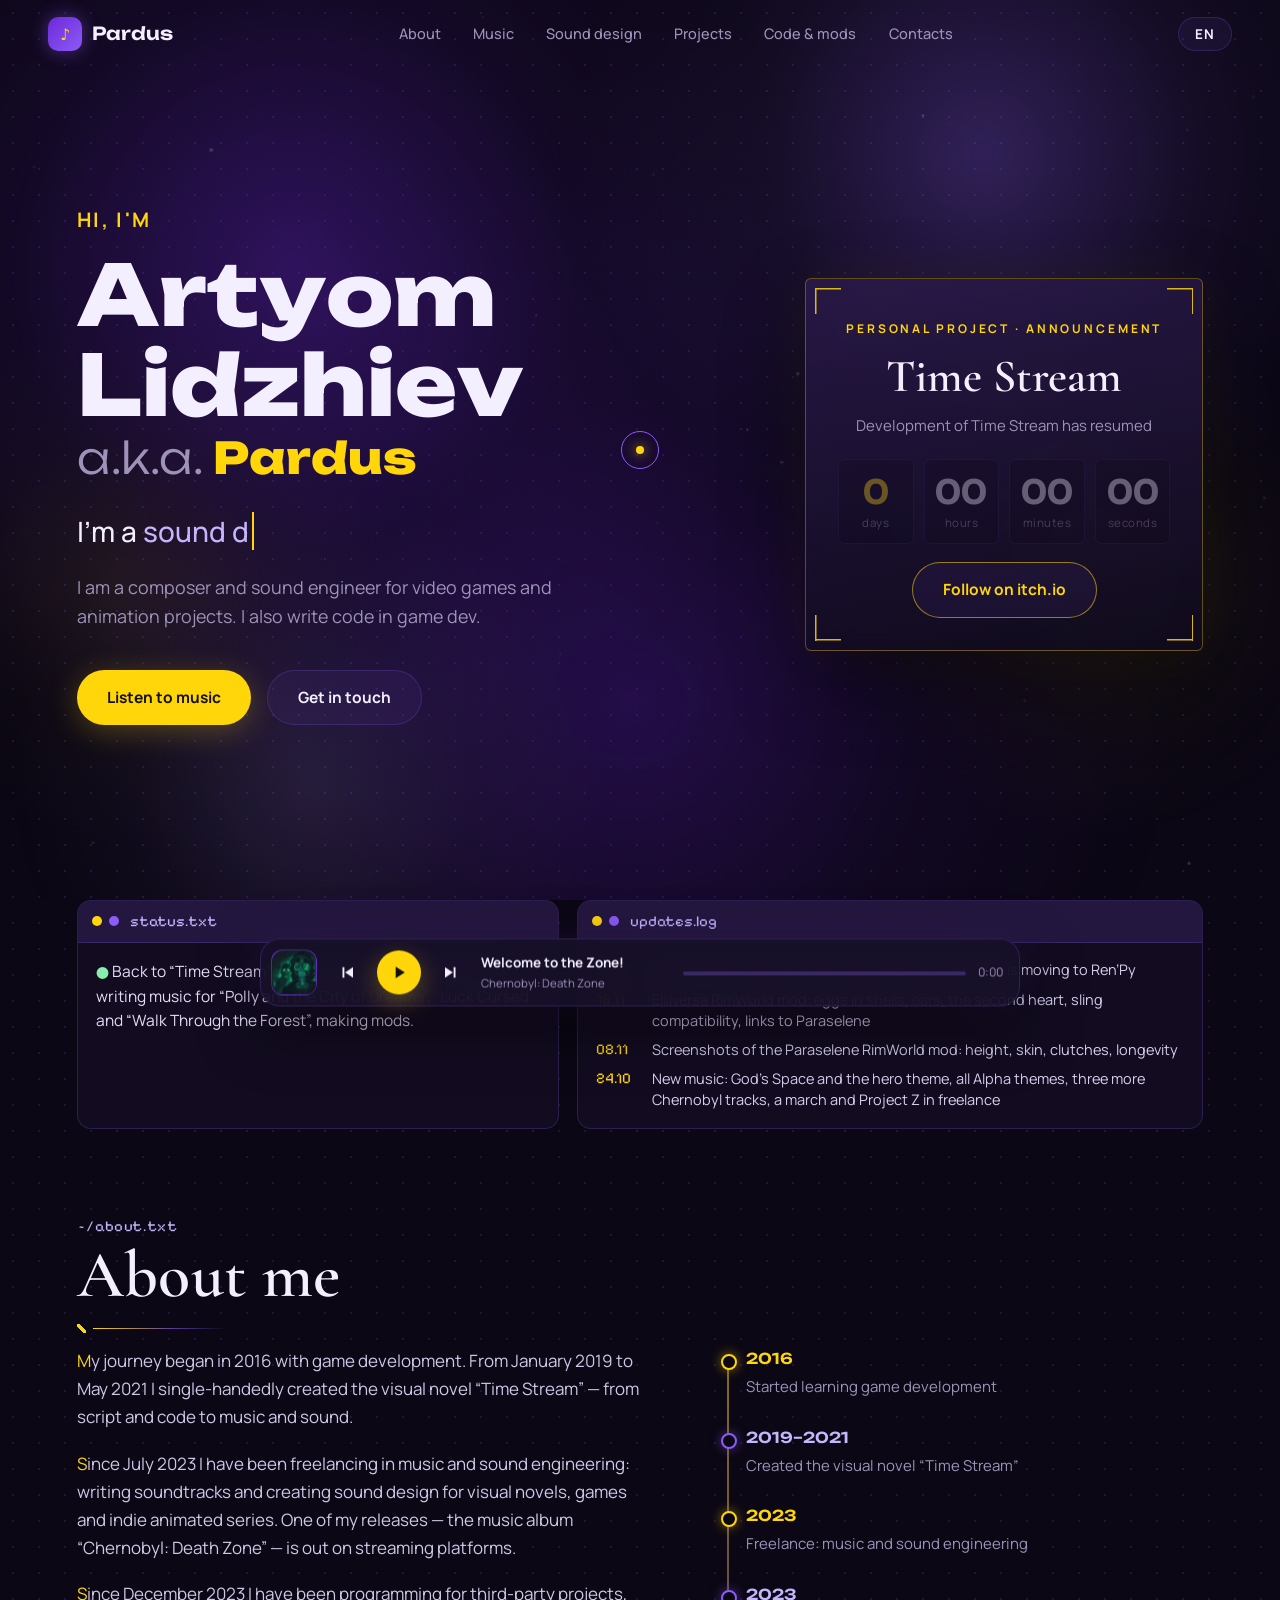
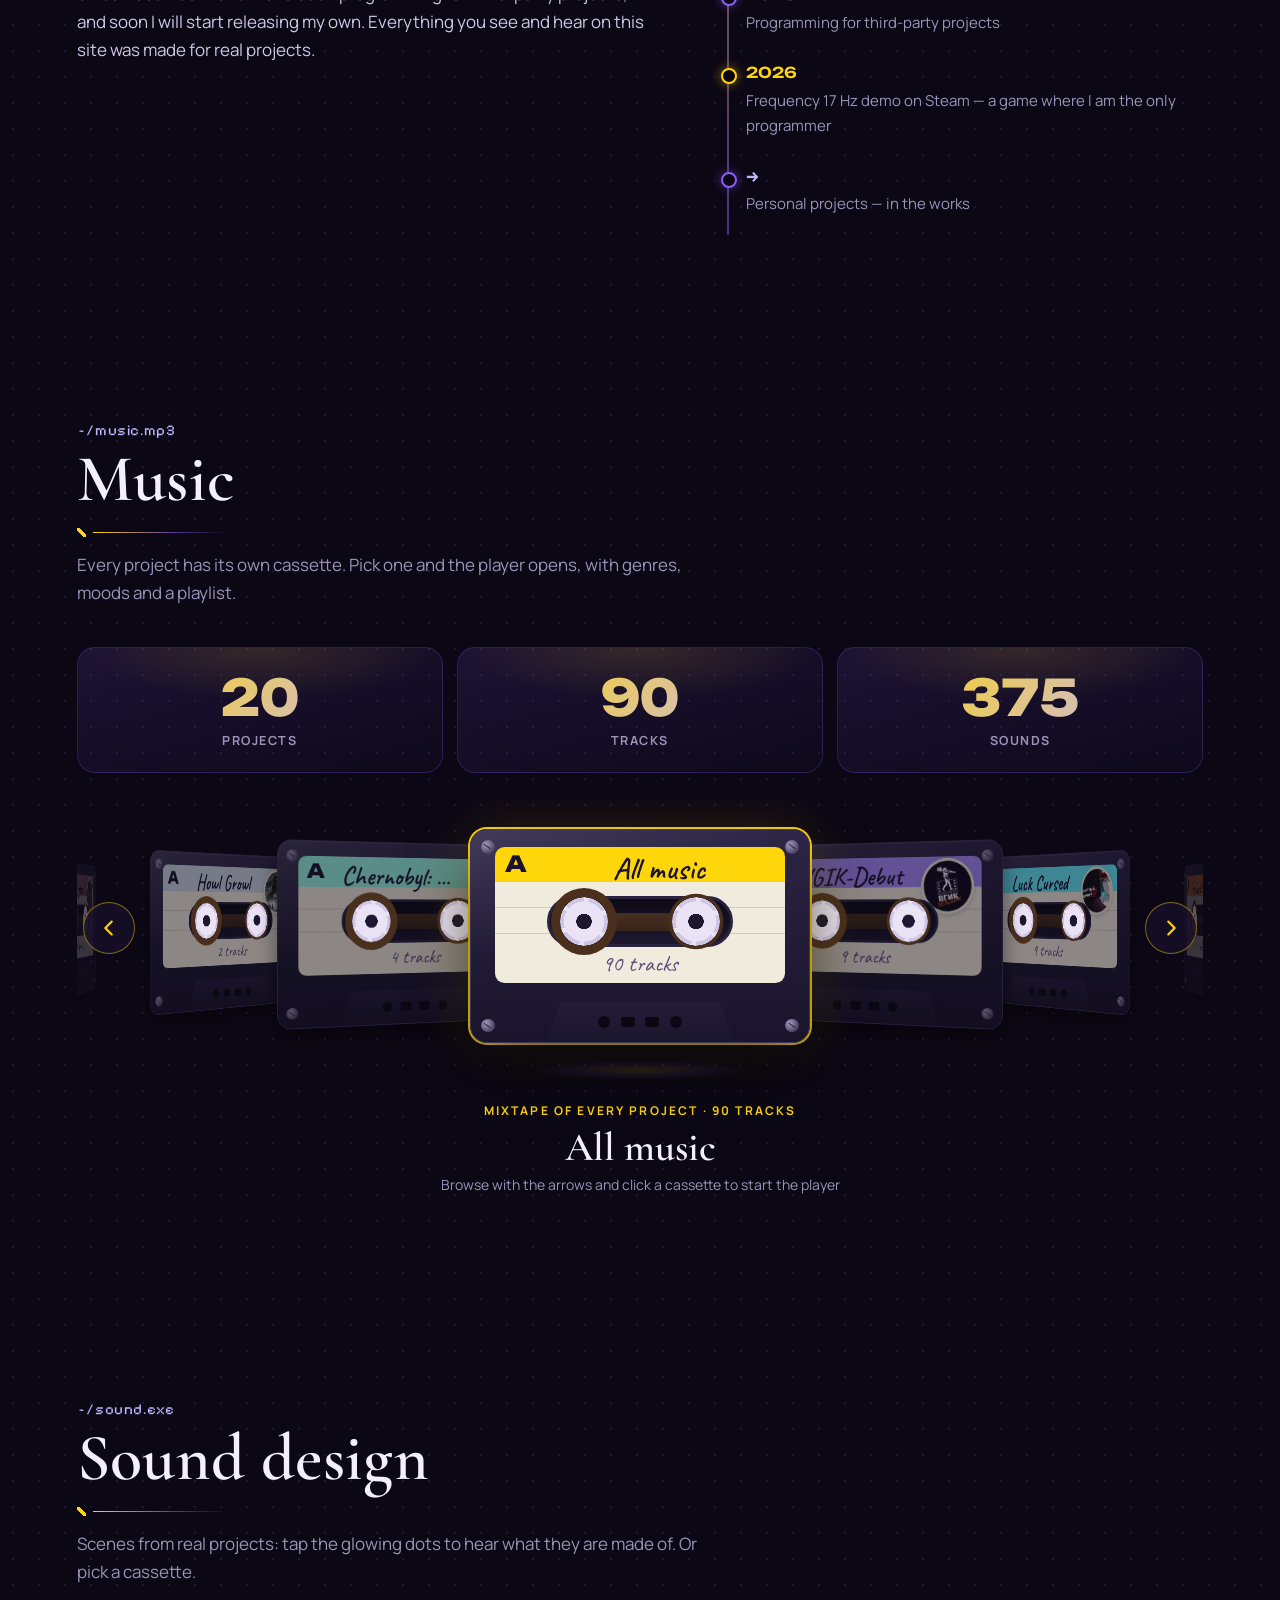
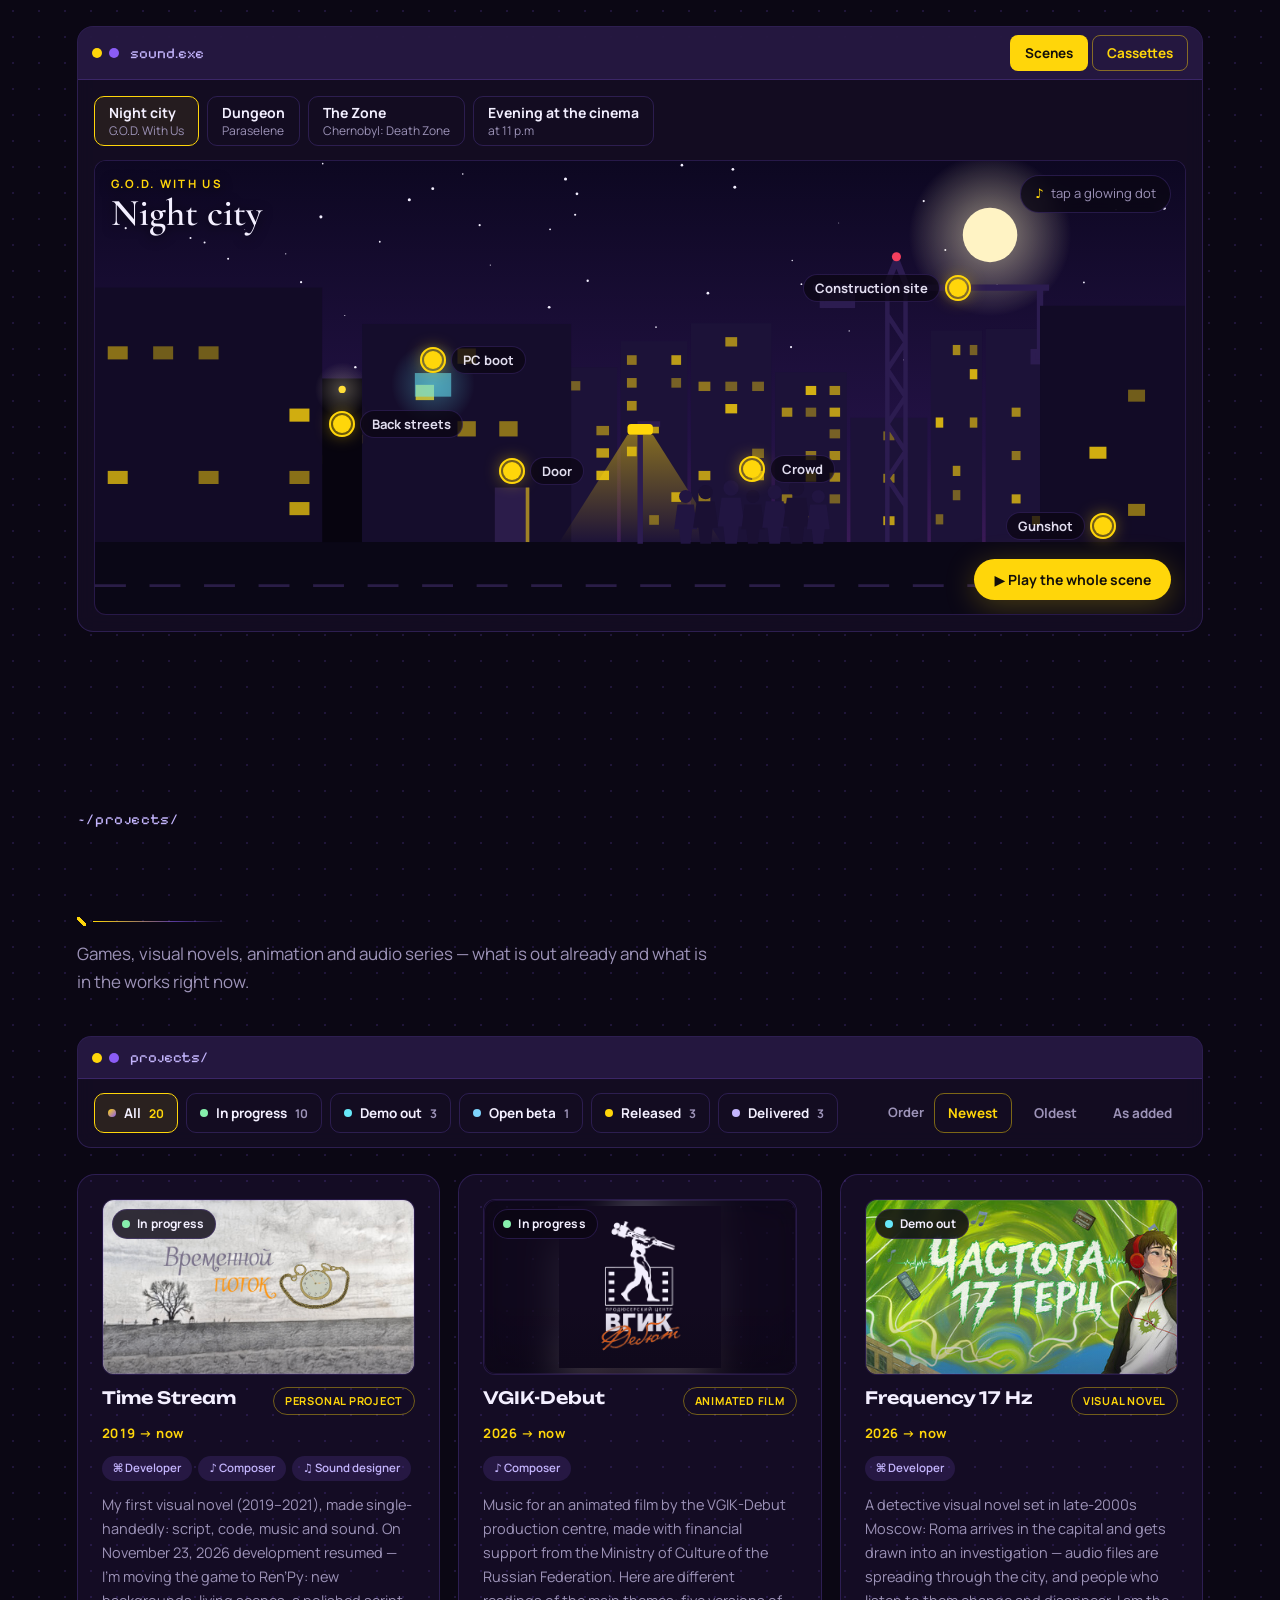
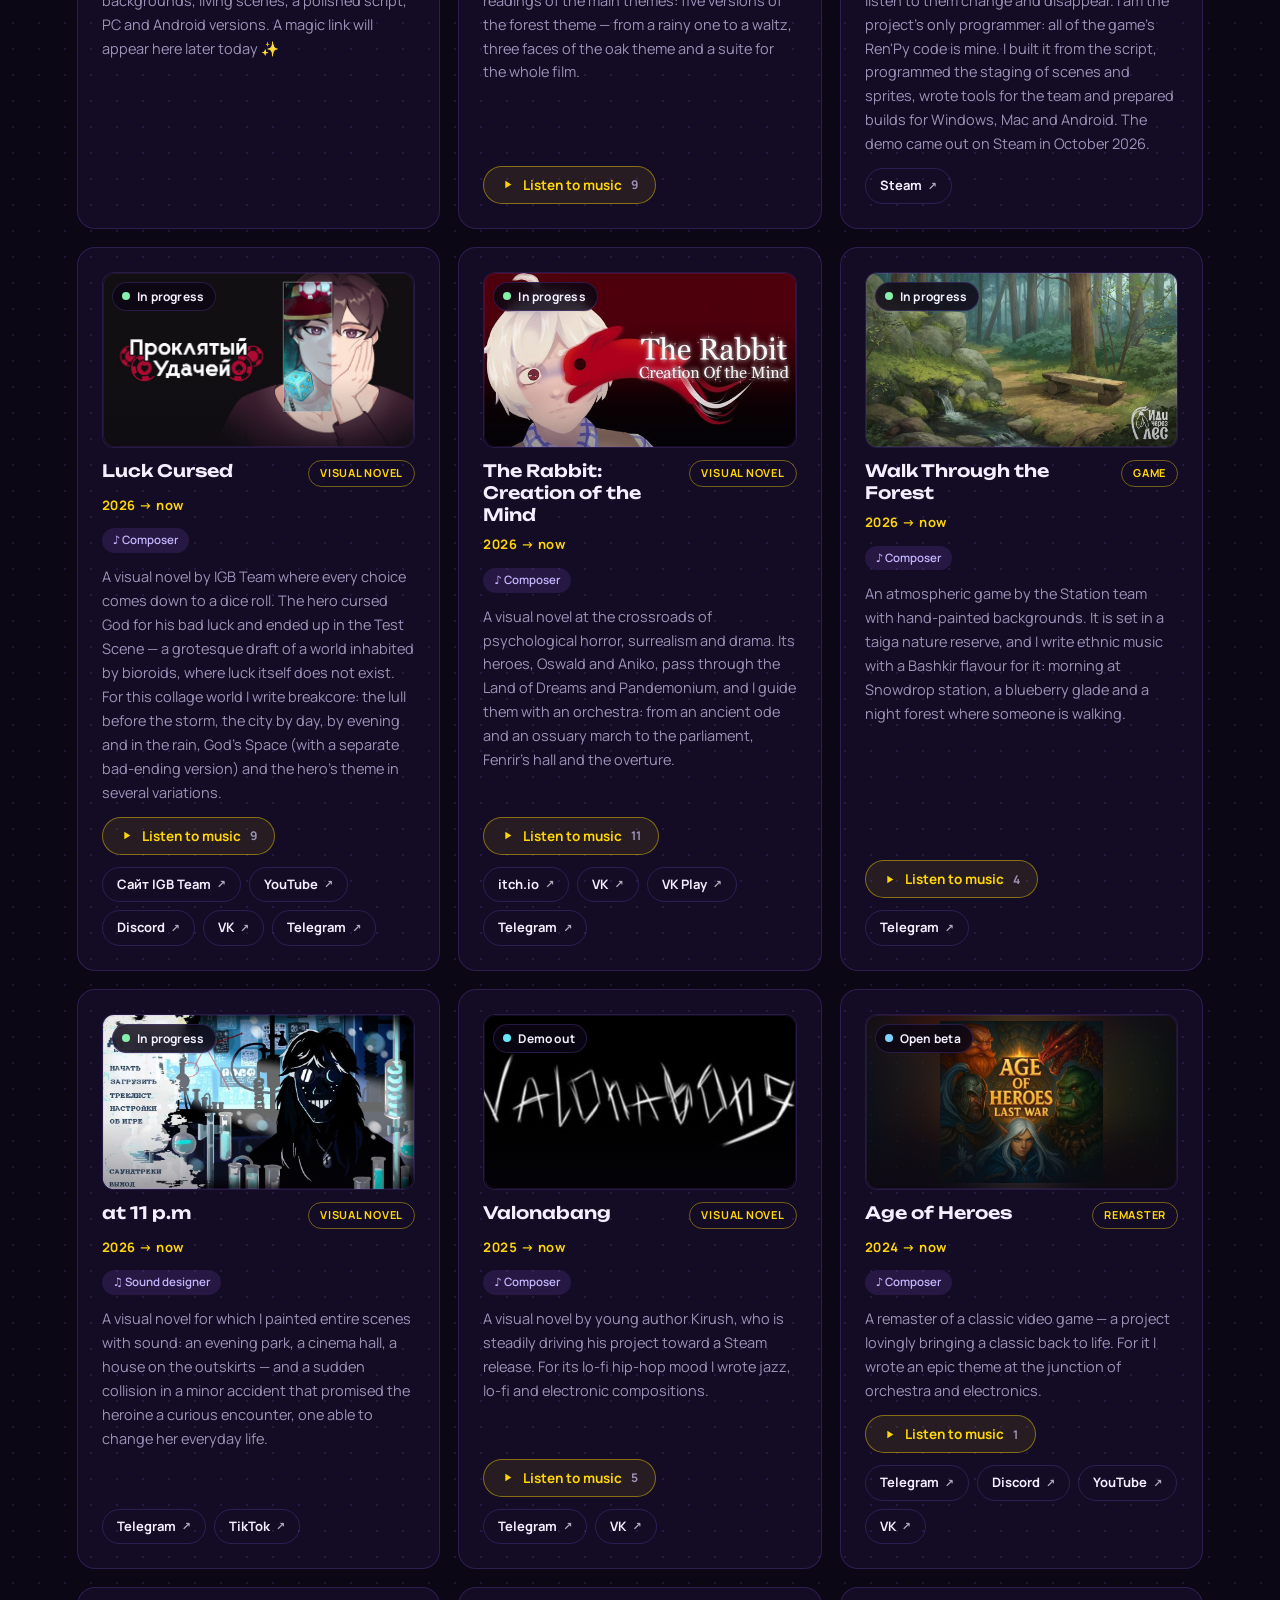
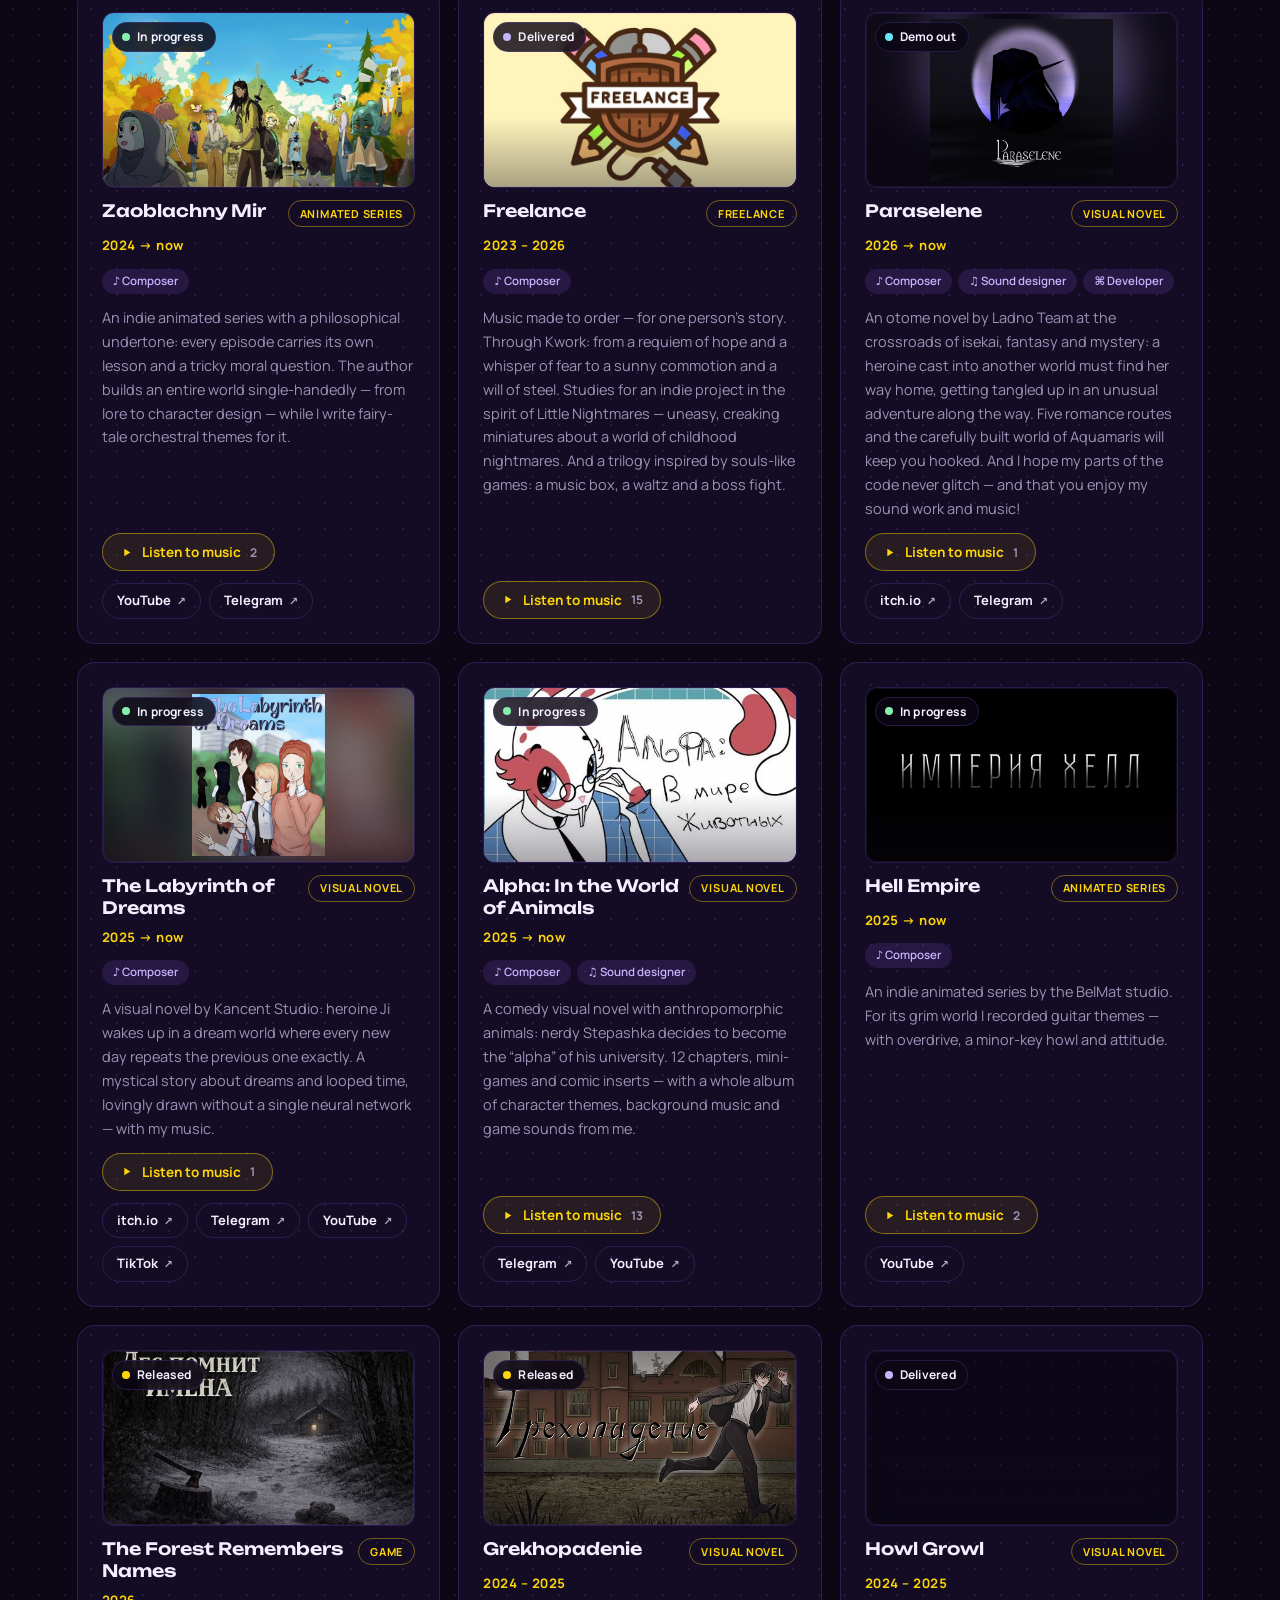
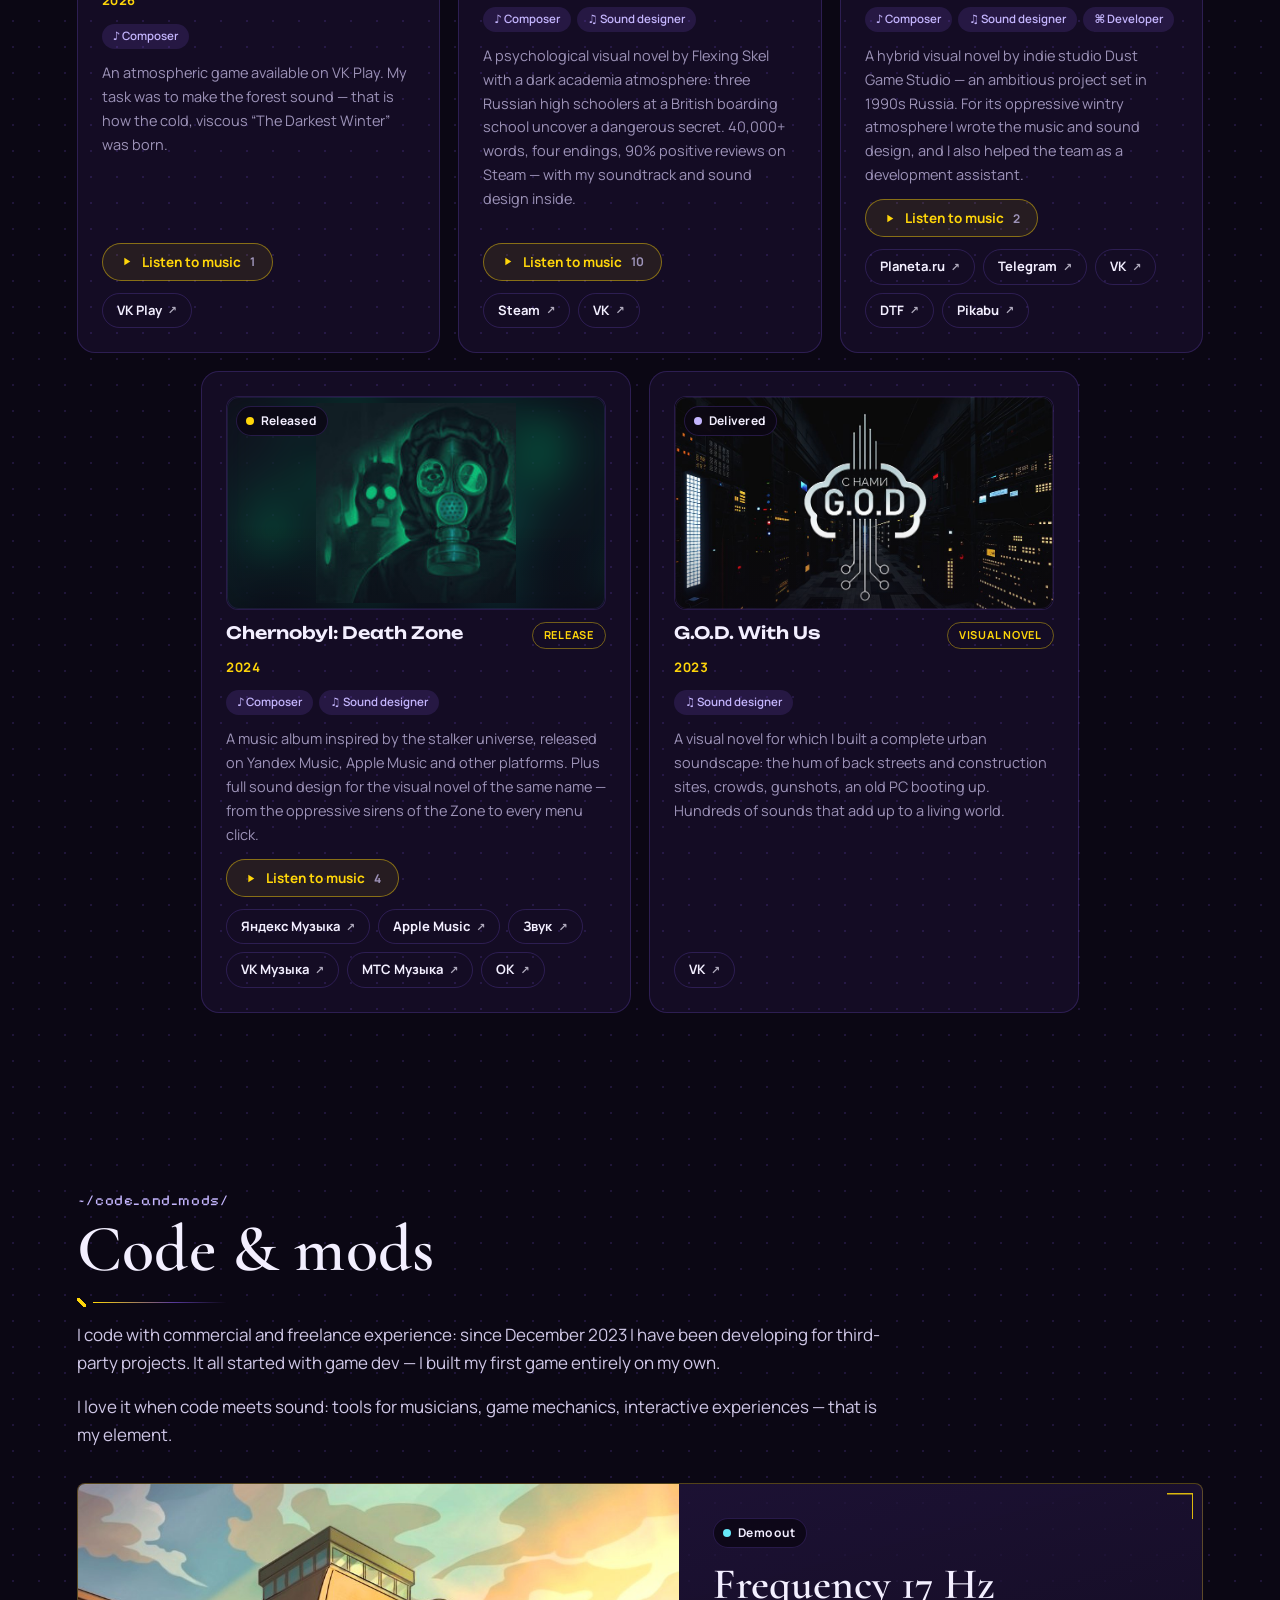
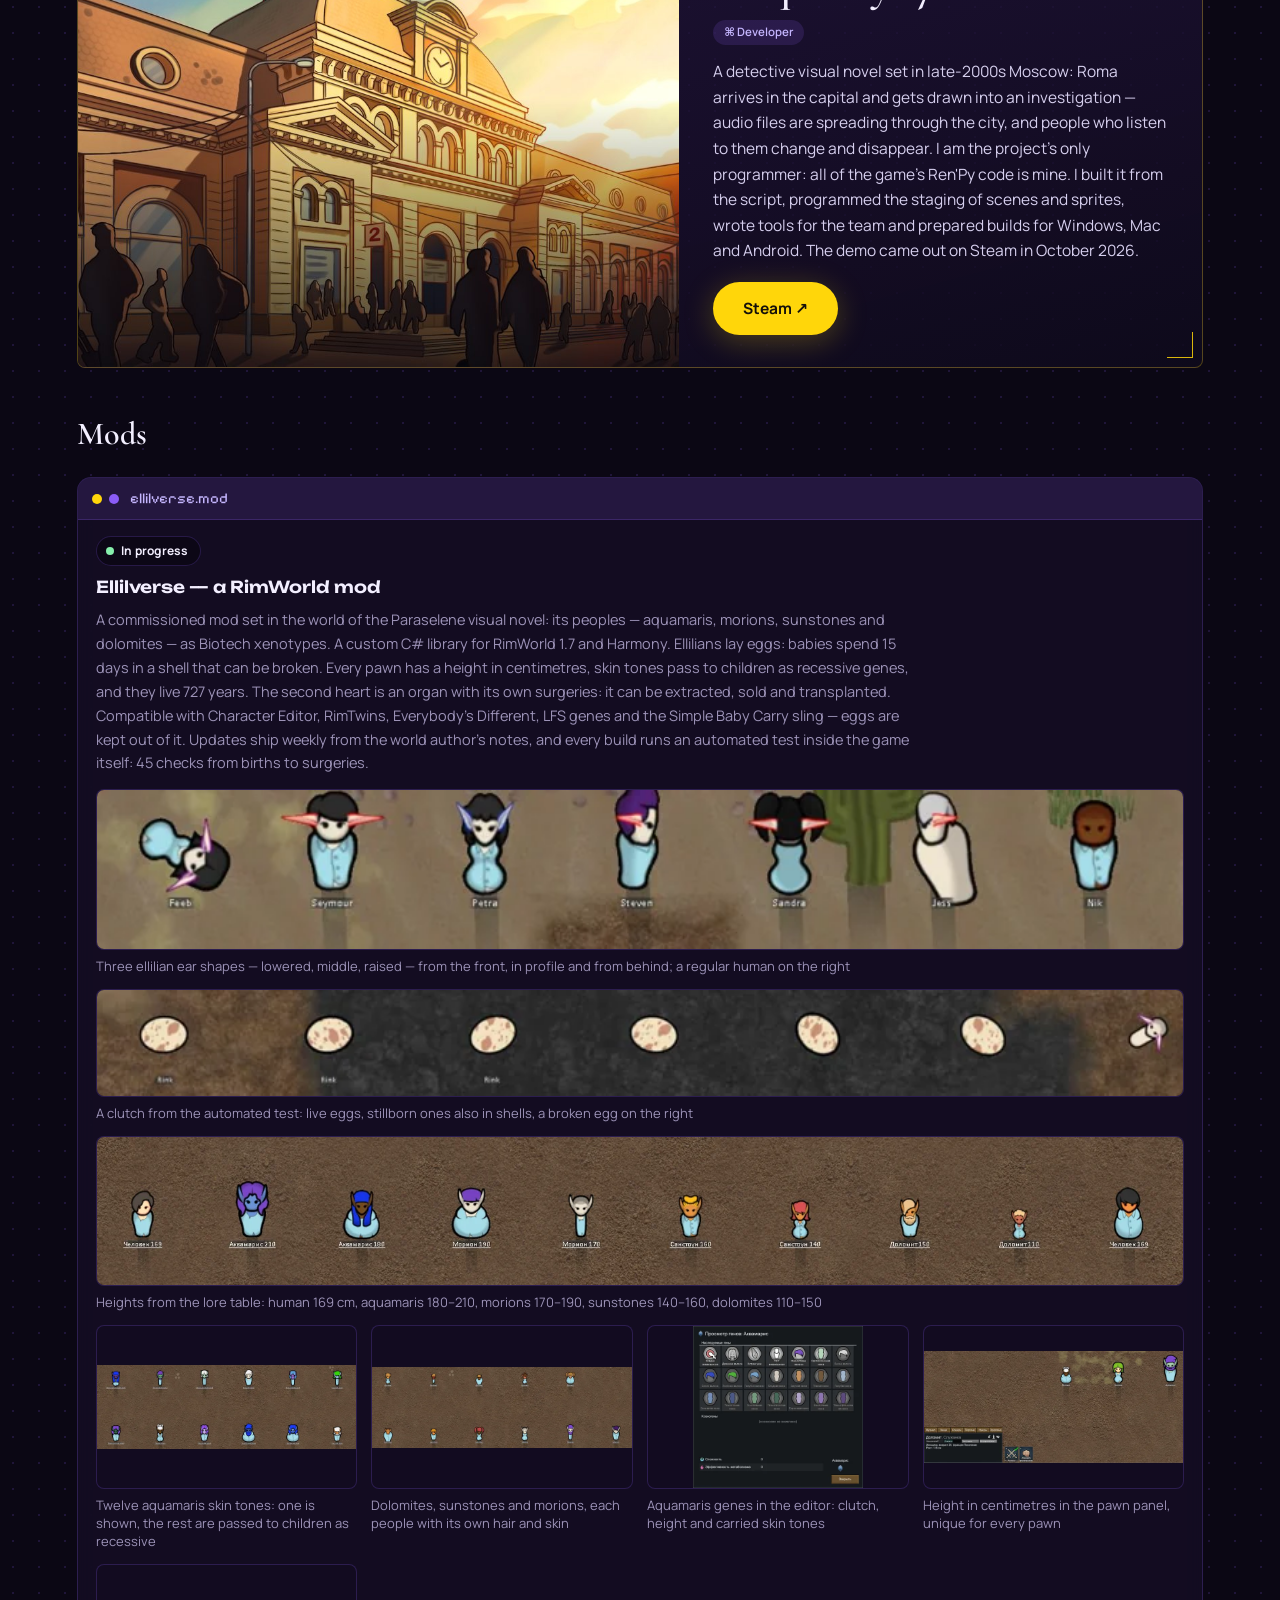
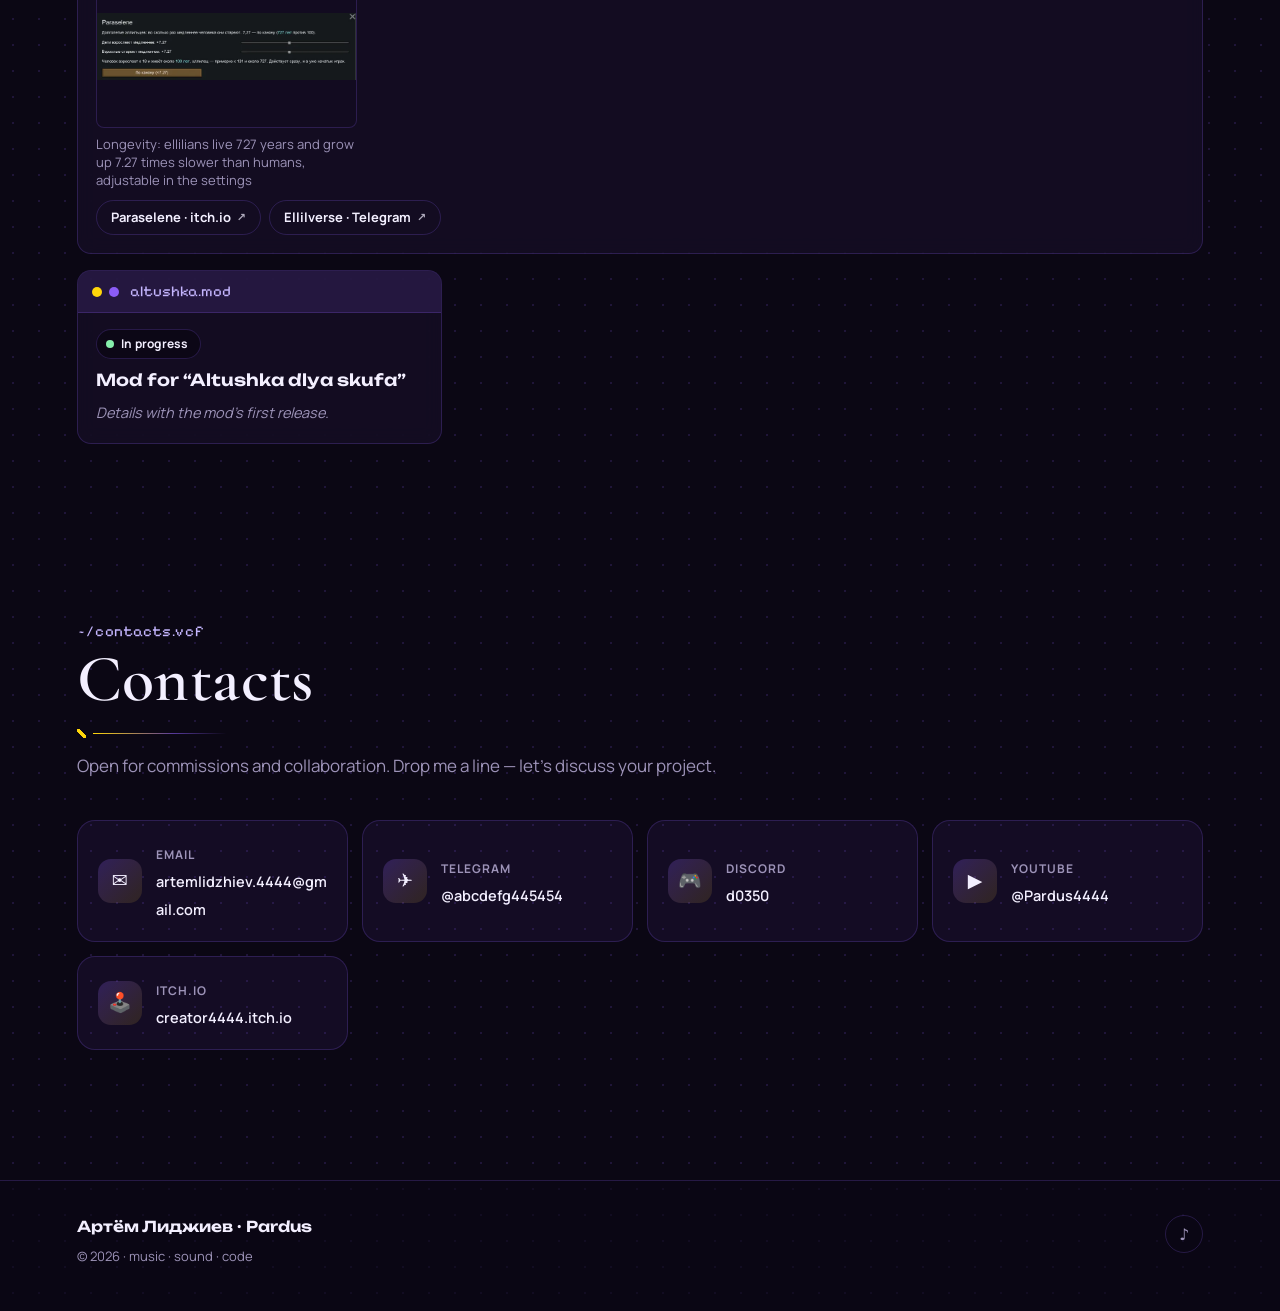
<file: index.html>
<!DOCTYPE html>
<html lang="ru">
<head>
  <meta charset="UTF-8">
  <meta name="viewport" content="width=device-width, initial-scale=1.0">
  <title>Пардус — композитор, саунд-дизайнер, программист</title>
  <meta name="description" content="Артём Лиджиев (Pardus) — композитор, саунд-дизайнер и программист. Музыка и звук для игр, визуальных новелл и анимации.">
  <link rel="canonical" href="https://artpardsur.github.io/">
  <meta property="og:title" content="Pardus — composer · sound designer · developer">
  <meta property="og:description" content="Музыка и звук для игр, визуальных новелл и анимации.">
  <meta property="og:type" content="website">
  <meta property="og:url" content="https://artpardsur.github.io/">
  <meta property="og:image" content="https://artpardsur.github.io/media/og.jpg">
  <meta property="og:image:width" content="1200">
  <meta property="og:image:height" content="630">
  <meta name="twitter:card" content="summary_large_image">
  <script type="application/ld+json">
  {
    "@context": "https://schema.org",
    "@type": "Person",
    "name": "Артём Лиджиев",
    "alternateName": "Pardus",
    "url": "https://artpardsur.github.io/",
    "image": "https://artpardsur.github.io/media/og.jpg",
    "jobTitle": "Композитор, саунд-дизайнер, разработчик",
    "description": "Музыка и звук для игр, визуальных новелл и анимации.",
    "email": "mailto:artemlidzhiev.4444@gmail.com",
    "sameAs": [
      "https://t.me/abcdefg445454",
      "https://www.youtube.com/@Pardus4444",
      "https://creator4444.itch.io/"
    ]
  }
  </script>
  <link rel="icon" href="data:image/svg+xml,%3Csvg xmlns='http://www.w3.org/2000/svg' viewBox='0 0 64 64'%3E%3Crect width='64' height='64' rx='14' fill='%230b0714'/%3E%3Cpath d='M22 46V20h12a9 9 0 1 1 0 18h-6' fill='none' stroke='%23ffd60a' stroke-width='5' stroke-linecap='round' stroke-linejoin='round'/%3E%3Ccircle cx='22' cy='46' r='4' fill='%238b5cf6'/%3E%3C/svg%3E">
  <link rel="preconnect" href="https://fonts.googleapis.com">
  <link rel="preconnect" href="https://fonts.gstatic.com" crossorigin>
  <!-- Unbounded — имя и цифры, Manrope — текст, Cormorant — заголовки разделов,
       Pixelify — короткие подписи окон, Caveat — надписи на кассетах -->
  <link href="https://fonts.googleapis.com/css2?family=Unbounded:wght@300;400;600;800&family=Manrope:wght@400;500;700&family=Cormorant+Garamond:ital,wght@0,600;1,500&family=Pixelify+Sans:wght@400;600&family=Caveat:wght@600&display=swap" rel="stylesheet">
  <!-- ?v= — версия для сброса кэша браузеров; увеличивать при правках CSS/JS -->
  <link rel="stylesheet" href="css/style.css?v=10">
</head>
<body>

  <!-- Прелоадер: эквалайзер собирается в имя -->
  <div class="preloader" id="preloader" aria-hidden="true">
    <div class="preloader-eq" id="preloaderEq"></div>
    <div class="preloader-name" id="preloaderName">PARDUS</div>
  </div>

  <!-- Кастомный курсор -->
  <div class="cursor-dot" id="cursorDot"></div>
  <div class="cursor-ring" id="cursorRing"><span id="cursorGlyph"></span></div>

  <!-- Аудио-реактивная туманность -->
  <canvas id="nebula" aria-hidden="true"></canvas>

  <header class="site-header" id="siteHeader">
    <a class="logo" href="#top" data-cursor="link">
      <span class="logo-mark">♪</span><span class="logo-text">Pardus</span>
    </a>
    <nav class="site-nav" id="siteNav">
      <a href="#about" data-i18n="nav.about" data-cursor="link">Обо мне</a>
      <a href="#music" data-i18n="nav.music" data-cursor="link">Музыка</a>
      <a href="#sound" data-i18n="nav.sound" data-cursor="link">Саунд-дизайн</a>
      <a href="#projects" data-i18n="nav.projects" data-cursor="link">Проекты</a>
      <a href="#code" data-i18n="nav.code" data-cursor="link">Код</a>
      <a href="#contacts" data-i18n="nav.contacts" data-cursor="link">Контакты</a>
    </nav>
    <div class="header-right">
      <div class="lang-switch" id="langSwitch">
        <button class="lang-current" id="langCurrent" data-cursor="link" aria-haspopup="listbox">RU</button>
        <div class="lang-menu" id="langMenu" role="listbox"></div>
      </div>
      <button class="burger" id="burger" aria-label="Menu" data-cursor="link"><span></span><span></span><span></span></button>
    </div>
  </header>

  <main id="top">

    <!-- ============ HERO ============ -->
    <section class="hero" id="hero">
      <div class="hero-main">
      <p class="hero-hello" data-i18n="hero.hello" data-anim="letters">Привет, я</p>
      <h1 class="hero-name" data-anim="letters-stagger">
        <span class="hero-name-real" data-i18n="hero.name">Артём Лиджиев</span>
        <span class="hero-name-aka"><span data-i18n="hero.aka">он же</span> <b class="accent-yellow">Pardus</b></span>
      </h1>
      <div class="hero-roles">
        <span class="hero-roles-static" data-i18n="hero.iam">Я — </span>
        <span class="hero-role-rotator accent-violet" id="roleRotator"></span>
      </div>
      <p class="hero-tagline" data-i18n="hero.tagline">Пишу музыку и создаю звук для игр, визуальных новелл и анимации. И код — тоже пишу.</p>
      <div class="hero-actions">
        <a class="btn btn-primary" href="#music" data-i18n="hero.listen" data-cursor="link">Слушать музыку</a>
        <a class="btn btn-ghost" href="#contacts" data-i18n="hero.contact" data-cursor="link">Связаться</a>
      </div>
      </div>

      <!-- Анонс личного проекта: отсчёт до даты из content.js → announce -->
      <aside class="announce framed" id="announce" aria-live="off" hidden>
        <p class="announce-kicker" data-i18n="announce.kicker">Личный проект · анонс</p>
        <h2 class="announce-title" id="announceTitle"></h2>
        <p class="announce-when" id="announceWhen"></p>
        <div class="countdown" id="countdown">
          <div class="cd-cell"><span class="cd-num" data-unit="d">0</span><span class="cd-cap" data-i18n="announce.d">дней</span></div>
          <div class="cd-cell"><span class="cd-num" data-unit="h">00</span><span class="cd-cap" data-i18n="announce.h">часов</span></div>
          <div class="cd-cell"><span class="cd-num" data-unit="m">00</span><span class="cd-cap" data-i18n="announce.m">минут</span></div>
          <div class="cd-cell"><span class="cd-num" data-unit="s">00</span><span class="cd-cap" data-i18n="announce.s">секунд</span></div>
        </div>
        <a class="btn btn-ghost announce-follow" id="announceLink" href="https://creator4444.itch.io/" target="_blank" rel="noopener" data-cursor="link" data-i18n="announce.follow">Следить на itch.io</a>
        <p class="announce-latest" id="announceLatest" hidden></p>
      </aside>
    </section>

    <!-- ============ СТАТУС И ОБНОВЛЕНИЯ ============ -->
    <section class="desk" aria-label="Pardus — status">
      <div class="win win-now" id="winNow" data-anim="fade">
        <div class="win-bar"><i></i><i></i><span>status.txt</span></div>
        <p class="win-body now-text" id="nowText"></p>
      </div>
      <div class="win win-updates" data-anim="fade">
        <div class="win-bar"><i></i><i></i><span>updates.log</span></div>
        <ul class="win-body updates-list" id="updatesList"></ul>
      </div>
    </section>

    <!-- ============ ОБО МНЕ ============ -->
    <section class="section" id="about">
      <h2 class="section-title" data-file="~/about.txt" data-i18n="about.title" data-anim="letters">Обо мне</h2>
      <div class="about-grid">
        <div class="about-text">
          <p data-i18n="about.p1" data-anim="fade"></p>
          <p data-i18n="about.p2" data-anim="fade"></p>
          <p data-i18n="about.p3" data-anim="fade"></p>
        </div>
        <div class="about-timeline" id="aboutTimeline"></div>
      </div>
    </section>

    <!-- ============ МУЗЫКА ============ -->
    <section class="section" id="music">
      <h2 class="section-title" data-file="~/music.mp3" data-i18n="music.title" data-anim="letters">Музыка</h2>
      <p class="section-sub" data-i18n="music.sub">Один плеер — вся музыка. Выбери жанр, настроение или проект.</p>

      <!-- Анимированная статистика -->
      <div class="stats" id="stats"></div>

      <!-- ---------- Кассеты: у каждого проекта своя, нажатие включает плеер ---------- -->
      <div class="mixtapes" id="mixtapes" role="group" aria-roledescription="carousel" aria-labelledby="mtTitle" tabindex="0">
        <div class="mt-stage" id="mtStage"></div>
        <button class="mt-arrow mt-prev" id="mtPrev" data-cursor="link" data-i18n-aria="music.prevTape" aria-label="Предыдущая кассета">
          <svg viewBox="0 0 24 24" aria-hidden="true"><path d="M15 5 8 12l7 7" fill="none" stroke="currentColor" stroke-width="2.4" stroke-linecap="round" stroke-linejoin="round"/></svg>
        </button>
        <button class="mt-arrow mt-next" id="mtNext" data-cursor="link" data-i18n-aria="music.nextTape" aria-label="Следующая кассета">
          <svg viewBox="0 0 24 24" aria-hidden="true"><path d="m9 5 7 7-7 7" fill="none" stroke="currentColor" stroke-width="2.4" stroke-linecap="round" stroke-linejoin="round"/></svg>
        </button>
        <div class="mt-caption">
          <div class="mt-kind" id="mtKind"></div>
          <div class="mt-title" id="mtTitle"></div>
          <div class="mt-hint" data-i18n="music.tapesHint">Листай стрелками и нажми на кассету — включится плеер</div>
        </div>
      </div>

      <!-- ---------- Плеер: раскрывается, когда выбрана кассета ---------- -->
      <div class="stage-wrap" id="stageWrap"><div class="stage-wrap-inner">
      <div class="stage" id="stage">
        <div class="win-bar stage-bar" aria-hidden="true"><i></i><i></i><span>player.mp3</span></div>
        <div class="stage-top">
          <div class="stage-cover" id="stageCover">
            <div class="stage-cover-blur" id="stageCoverBlur"></div>
            <img class="stage-cover-img" id="stageCoverImg" alt="" width="300" height="300" hidden>
            <video class="stage-cover-img" id="stageCoverVid" muted loop playsinline disablepictureinpicture hidden></video>
            <span class="stage-cover-note">♪</span>
            <span class="stage-eq" id="stageEq"><i></i><i></i><i></i><i></i></span>
          </div>

          <div class="stage-body">
            <div class="stage-project" id="stageProject"></div>
            <div class="stage-title" id="stageTitle">—</div>
            <div class="stage-tags" id="stageTags"></div>

            <canvas class="stage-wave" id="stageWave" data-cursor="link"></canvas>
            <div class="stage-times">
              <span id="stageCur">0:00</span>
              <span id="stageTotal">0:00</span>
            </div>

            <div class="stage-controls">
              <button class="sbtn sbtn-soft" id="stShuffle" data-cursor="link" aria-label="Shuffle">
                <svg viewBox="0 0 24 24"><path d="M17 3.5 21 7l-4 3.5V8h-2.2c-1 0-1.6.4-2.3 1.3l-1 1.3-1.3-1.6.9-1.2C12.2 6.4 13.3 6 15 6H17V3.5ZM3 8h2.6c1.5 0 2.5.4 3.5 1.7l5 6.3c.7.9 1.2 1 2.1 1H19v-2.5L23 18l-4 3.5V19h-2.6c-1.6 0-2.6-.5-3.6-1.8l-5-6.2C7.1 10.1 6.6 10 5.7 10H3V8Z"/></svg>
              </button>
              <button class="sbtn" id="stPrev" data-cursor="link" aria-label="Previous">
                <svg viewBox="0 0 24 24"><path d="M6 5h2.5v14H6zM20 5v14L9.5 12 20 5z"/></svg>
              </button>
              <button class="sbtn sbtn-main" id="stToggle" data-cursor="link" aria-label="Play/Pause">
                <svg class="i-play" viewBox="0 0 24 24"><path d="M8 5v14l11-7z"/></svg>
                <svg class="i-pause" viewBox="0 0 24 24"><path d="M7 5h3.4v14H7zM13.6 5H17v14h-3.4z"/></svg>
              </button>
              <button class="sbtn" id="stNext" data-cursor="link" aria-label="Next">
                <svg viewBox="0 0 24 24"><path d="M15.5 5H18v14h-2.5zM4 5l10.5 7L4 19V5z"/></svg>
              </button>
              <button class="sbtn sbtn-soft" id="stRepeat" data-cursor="link" aria-label="Repeat">
                <svg viewBox="0 0 24 24"><path d="M8.5 7H16V4.5L20.5 8 16 11.5V9H8.5C7.7 9 7 9.7 7 10.5V13H5v-2.5C5 8.6 6.6 7 8.5 7Zm7 10H8v2.5L3.5 16 8 12.5V15h7.5c.8 0 1.5-.7 1.5-1.5V11h2v2.5c0 1.9-1.6 3.5-3.5 3.5Z"/></svg>
              </button>
              <div class="stage-vol">
                <button class="sbtn sbtn-soft" id="stMute" data-cursor="link" aria-label="Volume">
                  <svg class="i-vol" viewBox="0 0 24 24"><path d="M4 9h3.5L12 5v14l-4.5-4H4V9Zm11.5-.6a5 5 0 0 1 0 7.2l-1.2-1.3a3.2 3.2 0 0 0 0-4.6l1.2-1.3Zm2.3-2.6a8.5 8.5 0 0 1 0 12.4l-1.2-1.3a6.7 6.7 0 0 0 0-9.8l1.2-1.3Z"/></svg>
                  <svg class="i-mute" viewBox="0 0 24 24"><path d="M4 9h3.5L12 5v14l-4.5-4H4V9Zm11 1.6L16.4 9l1.6 1.6L19.6 9 21 10.4 19.4 12l1.6 1.6-1.4 1.4-1.6-1.6-1.6 1.6-1.4-1.4 1.6-1.6-1.6-1.4Z"/></svg>
                </button>
                <input class="stage-volume" id="stVolume" type="range" min="0" max="1" step="0.01" value="0.9" data-cursor="link" aria-label="Volume">
              </div>
            </div>
          </div>
        </div>

        <!-- Кнопки-открывашки: жанр, настроение, проект, плейлист -->
        <div class="stage-picks">
          <button class="pick" id="pickGenre" data-cursor="link">
            <span class="pick-cap" data-i18n="music.genreLabel">Жанр</span>
            <span class="pick-val">—</span>
            <svg class="pick-arr" viewBox="0 0 24 24"><path d="M7 10l5 5 5-5z"/></svg>
          </button>
          <button class="pick" id="pickMood" data-cursor="link">
            <span class="pick-cap" data-i18n="music.moodLabel">Настроение</span>
            <span class="pick-val">—</span>
            <svg class="pick-arr" viewBox="0 0 24 24"><path d="M7 10l5 5 5-5z"/></svg>
          </button>
          <button class="pick" id="pickProject" data-cursor="link">
            <span class="pick-cap" data-i18n="music.projectLabel">Проект</span>
            <span class="pick-val">—</span>
            <svg class="pick-arr" viewBox="0 0 24 24"><path d="M7 10l5 5 5-5z"/></svg>
          </button>
          <button class="pick pick-reset" id="pickReset" data-cursor="link" hidden>
            <span data-i18n="music.clear">Сбросить</span>
          </button>
          <button class="pick pick-list" id="listToggle" data-cursor="link" aria-expanded="false">
            <span class="pick-cap" data-i18n="music.playlist">Плейлист</span>
            <span class="pick-val" id="listCount">0</span>
            <svg class="pick-arr" viewBox="0 0 24 24"><path d="M7 10l5 5 5-5z"/></svg>
          </button>
        </div>

        <!-- Выдвижной список композиций -->
        <div class="drawer" id="drawer" aria-hidden="true">
          <div class="drawer-inner">
            <div class="track-list" id="trackList"></div>
          </div>
        </div>
      </div>
      </div></div>
    </section>

    <!-- ============ САУНД-ДИЗАЙН ============ -->
    <section class="section" id="sound">
      <h2 class="section-title" data-file="~/sound.exe" data-i18n="sound.title" data-anim="letters">Саунд-дизайн</h2>
      <p class="section-sub" data-i18n="sound.sub">Сцены из настоящих проектов: нажимай на светящиеся точки — и услышишь, из чего они собраны. Или достань кассету.</p>

      <div class="win sound-win">
        <div class="win-bar sound-bar">
          <i></i><i></i><span>sound.exe</span>
          <div class="sound-tabs" role="tablist" aria-label="Sound design">
            <button class="sound-tab active" role="tab" aria-selected="true" aria-controls="scenePanel" id="tabScenes" data-cursor="link" data-i18n="sound.tabScenes">Сцены</button>
            <button class="sound-tab" role="tab" aria-selected="false" aria-controls="tapesPanel" id="tabTapes" data-cursor="link" data-i18n="sound.tabTapes">Кассеты</button>
          </div>
        </div>

        <!-- Сцены: нарисованная сцена, светящиеся точки — звуки из проекта -->
        <div class="scene-panel" id="scenePanel" role="tabpanel" aria-labelledby="tabScenes">
          <div class="scene-picks" id="scenePicks"></div>
          <div class="scene" id="scene">
            <div class="scene-scroll" id="sceneScroll">
              <div class="scene-canvas" id="sceneCanvas">
                <div class="scene-art" id="sceneArt" aria-hidden="true"></div>
                <div class="scene-spots" id="sceneSpots"></div>
              </div>
            </div>
            <div class="scene-head">
              <span class="scene-project" id="sceneProject"></span>
              <span class="scene-title" id="sceneTitle"></span>
            </div>
            <div class="scene-now" id="sceneNow" aria-live="polite"><span class="scene-now-note">♪</span><span id="sceneNowText"></span></div>
            <button class="btn btn-primary scene-all" id="sceneAll" data-cursor="link"></button>
          </div>
        </div>

        <!-- Кассеты: у каждого проекта своя; в деке — список звуков кнопками -->
        <div class="tapes-panel" id="tapesPanel" role="tabpanel" aria-labelledby="tabTapes" hidden>
          <p class="tapes-hint" data-i18n="sound.tapesHint">У каждого проекта своя кассета.</p>
          <div class="tapes-rack" id="tapesRack"></div>
          <div class="deck" id="deck">
            <div class="deck-slot" id="deckSlot"></div>
            <div class="deck-side">
              <div class="deck-head"><span class="deck-led"></span><span id="deckLabel"></span></div>
              <div class="deck-vu" aria-hidden="true"><i></i><i></i><i></i><i></i><i></i><i></i><i></i><i></i><i></i><i></i><i></i><i></i></div>
              <div class="deck-list" id="deckList"></div>
            </div>
          </div>
        </div>
      </div>
    </section>

    <!-- ============ ПРОЕКТЫ ============ -->
    <section class="section" id="projects">
      <h2 class="section-title" data-file="~/projects/" data-i18n="projects.title" data-anim="letters">Проекты</h2>
      <p class="section-sub" data-i18n="projects.sub">Игры, визуальные новеллы и анимация, над которыми я работал.</p>
      <div class="win proj-bar">
        <div class="win-bar"><i></i><i></i><span>projects/</span></div>
        <div class="proj-tools">
          <div class="proj-filters" id="projFilters" role="group" aria-label="Status"></div>
          <div class="proj-sort" id="projSort" role="group" aria-label="Order"></div>
        </div>
      </div>
      <div class="projects-grid" id="projectsGrid"></div>
    </section>

    <!-- ============ КОД ============ -->
    <section class="section" id="code">
      <h2 class="section-title" data-file="~/code_and_mods/" data-i18n="nav.code" data-anim="letters">Программирование</h2>
      <div class="code-grid">
        <div class="code-text">
          <p data-i18n="code.p1" data-anim="fade"></p>
          <p data-i18n="code.p2" data-anim="fade"></p>
        </div>
      </div>
      <!-- Большие карточки: проекты, где я разработчик (content.js → code.featured) -->
      <div class="code-featured" id="codeFeatured"></div>
      <h3 class="code-sub" data-i18n="code.mods">Моды</h3>
      <div class="mods-grid" id="modsGrid"></div>
    </section>

    <!-- ============ КОНТАКТЫ ============ -->
    <section class="section" id="contacts">
      <h2 class="section-title" data-file="~/contacts.vcf" data-i18n="contacts.title" data-anim="letters">Контакты</h2>
      <p class="section-sub" data-i18n="contacts.sub">Открыт для заказов и сотрудничества.</p>
      <div class="contacts-grid" id="contactsGrid"></div>
    </section>
  </main>

  <!-- ============ МИНИ-ПЛЕЕР (появляется, когда большой уехал за экран) ============ -->
  <div class="minibar" id="minibar" aria-hidden="true">
    <button class="minibar-cover" id="miniCover" data-cursor="link" aria-label="To player">
      <img id="miniCoverImg" alt="" width="48" height="48" hidden>
      <span class="minibar-cover-note">♪</span>
    </button>
    <button class="sbtn minibar-side" id="miniPrev" data-cursor="link" aria-label="Previous">
      <svg viewBox="0 0 24 24"><path d="M6 5h2.5v14H6zM20 5v14L9.5 12 20 5z"/></svg>
    </button>
    <button class="sbtn sbtn-main minibar-toggle" id="miniToggle" data-cursor="link" aria-label="Play/Pause">
      <svg class="i-play" viewBox="0 0 24 24"><path d="M8 5v14l11-7z"/></svg>
      <svg class="i-pause" viewBox="0 0 24 24"><path d="M7 5h3.4v14H7zM13.6 5H17v14h-3.4z"/></svg>
    </button>
    <button class="sbtn minibar-side" id="miniNext" data-cursor="link" aria-label="Next">
      <svg viewBox="0 0 24 24"><path d="M15.5 5H18v14h-2.5zM4 5l10.5 7L4 19V5z"/></svg>
    </button>
    <div class="minibar-meta">
      <div class="minibar-title" id="miniTitle"></div>
      <div class="minibar-project" id="miniProject"></div>
    </div>
    <div class="minibar-prog" id="miniProg" data-cursor="link"><span class="minibar-prog-fill" id="miniProgFill"></span></div>
    <div class="minibar-time" id="miniTime">0:00</div>
  </div>
  <audio id="audioEl" preload="none"></audio>

  <!-- ============ ВЫДВИГАЮЩЕЕСЯ ОКНО ВЫБОРА ============ -->
  <div class="sheet-backdrop" id="sheetBackdrop" hidden></div>
  <div class="sheet" id="sheet" role="dialog" aria-modal="true" hidden>
    <div class="sheet-grab" id="sheetGrab"></div>
    <div class="sheet-head">
      <span class="sheet-title" id="sheetTitle"></span>
      <button class="sheet-close" id="sheetClose" data-cursor="link" aria-label="Close">✕</button>
    </div>
    <div class="sheet-body" id="sheetBody"></div>
  </div>

  <footer class="site-footer">
    <div class="footer-inner">
      <div class="footer-left">
        <div class="footer-name">Артём Лиджиев · Pardus</div>
        <div class="footer-copy" id="footerCopy"></div>
      </div>
      <!-- Пасхалка: мини-пианино -->
      <div class="footer-piano-wrap">
        <button class="piano-toggle" id="pianoToggle" title="♪" data-cursor="link">♪</button>
        <div class="piano" id="piano" aria-hidden="true"></div>
        <div class="piano-hint" id="pianoHint" data-i18n="piano.hint">Можно играть мышкой или клавишами A–K</div>
      </div>
    </div>
  </footer>

  <div class="toast" id="toast"></div>

  <script src="data/i18n.js?v=7"></script>
  <script src="data/content.js?v=13"></script>
  <script src="data/peaks.js?v=7"></script>
  <script src="js/nebula.js?v=7"></script>
  <script src="js/cursor.js?v=7"></script>
  <script src="js/art.js?v=7"></script>
  <script src="js/sheet.js?v=7"></script>
  <script src="js/player.js?v=7"></script>
  <script src="js/extras.js?v=7"></script>
  <script src="js/sound.js?v=7"></script>
  <script src="js/premiere.js?v=2"></script>
  <script src="js/main.js?v=10"></script>
</body>
</html>
</file>
<file: css/style.css>
/* ============================================================
   Pardus — портфолио. Фиолетово-жёлтая тёмная тема.
   Цвета и размеры меняются здесь, в :root.
   ============================================================ */

:root {
  --bg: #0b0714;
  --bg-2: #120b20;
  --surface: rgba(139, 92, 246, 0.07);
  --surface-solid: #171028;
  --border: rgba(139, 92, 246, 0.22);
  --violet: #8b5cf6;
  --violet-deep: #6d28d9;
  --violet-soft: #c4b5fd;
  --yellow: #ffd60a;
  --yellow-soft: #ffe566;
  --text: #f3efff;
  --muted: #9d93b8;
  --radius: 18px;
  --font-display: 'Unbounded', 'Segoe UI', system-ui, sans-serif;
  --font-body: 'Manrope', 'Segoe UI', system-ui, sans-serif;
  --font-serif: 'Cormorant Garamond', Georgia, serif;
  --font-pixel: 'Pixelify Sans', ui-monospace, monospace;
  --font-hand: 'Caveat', 'Segoe Print', cursive;
  /* цвета статусов проектов */
  --st-wip: #86efac;
  --st-demo: #67e8f9;
  --st-beta: #7dd3fc;
  --st-released: #ffd60a;
  --st-done: #c4b5fd;
  --st-announce: #f0abfc;
  --st-quiet: #9d93b8;
  --st-dropped: #fda4af;
  --header-h: 68px;
}

/* Konami-режим: жёлтый и фиолетовый меняются ролями */
:root[data-alt-theme] {
  --bg: #120d02;
  --bg-2: #1c1503;
  --surface: rgba(255, 214, 10, 0.07);
  --surface-solid: #221a06;
  --border: rgba(255, 214, 10, 0.25);
  --violet: #ffd60a;
  --violet-deep: #d4a900;
  --violet-soft: #ffe566;
  --yellow: #a78bfa;
  --yellow-soft: #c4b5fd;
}

* { margin: 0; padding: 0; box-sizing: border-box; }

html { scroll-behavior: smooth; }

body {
  background-color: var(--bg);
  /* точечная сетка — «тетрадный» фон инди-веба; туманность рисуется поверх */
  background-image: radial-gradient(rgba(139, 92, 246, 0.16) 1px, transparent 1.4px);
  background-size: 26px 26px;
  color: var(--text);
  font-family: var(--font-body);
  font-size: 17px;
  line-height: 1.65;
  overflow-x: hidden;
  min-height: 100vh;
}

body.has-cursor, body.has-cursor a, body.has-cursor button,
body.has-cursor select, body.has-cursor input, body.has-cursor canvas {
  cursor: none;
}

::selection { background: var(--yellow); color: #14100a; }

a { color: inherit; text-decoration: none; }
button { font-family: inherit; }

.accent-yellow { color: var(--yellow); }
.accent-violet { color: var(--violet-soft); }

/* ---------- Туманность ---------- */
#nebula {
  position: fixed;
  inset: 0;
  width: 100%;
  height: 100%;
  z-index: 0;
  pointer-events: none;
}

main, .site-header, .site-footer, .player { position: relative; z-index: 2; }

/* ---------- Прелоадер ---------- */
.preloader {
  position: fixed;
  inset: 0;
  z-index: 100;
  background: var(--bg);
  display: flex;
  flex-direction: column;
  align-items: center;
  justify-content: center;
  gap: 26px;
  transition: opacity 0.6s ease, visibility 0.6s;
}
.preloader.done { opacity: 0; visibility: hidden; }

.preloader-eq { display: flex; align-items: flex-end; gap: 6px; height: 56px; }
.preloader-eq span {
  width: 8px;
  border-radius: 4px;
  background: linear-gradient(to top, var(--violet-deep), var(--yellow));
  animation: eqBounce 0.9s ease-in-out infinite;
}
@keyframes eqBounce {
  0%, 100% { height: 18%; }
  50% { height: 100%; }
}

.preloader-name {
  font-family: var(--font-display);
  font-weight: 800;
  font-size: clamp(22px, 4vw, 36px);
  letter-spacing: 0.35em;
  padding-left: 0.35em;
  color: var(--text);
}
.preloader-name span { opacity: 0; display: inline-block; animation: letterIn 0.5s forwards; }
@keyframes letterIn {
  from { opacity: 0; transform: translateY(14px); filter: blur(6px); }
  to { opacity: 1; transform: none; filter: none; }
}

/* ---------- Кастомный курсор ---------- */
.cursor-dot, .cursor-ring {
  position: fixed;
  top: 0; left: 0;
  pointer-events: none;
  z-index: 10001; /* выше заставки .premiere (10000): системный курсор скрыт */
  border-radius: 50%;
  transform: translate(-50%, -50%);
  display: none;
}
body.has-cursor .cursor-dot, body.has-cursor .cursor-ring { display: flex; }

.cursor-dot {
  width: 8px; height: 8px;
  background: var(--yellow);
  box-shadow: 0 0 12px rgba(255, 214, 10, 0.7);
}
.cursor-ring {
  width: 38px; height: 38px;
  border: 1.5px solid var(--violet);
  align-items: center;
  justify-content: center;
  transition: width 0.25s ease, height 0.25s ease, background 0.25s ease, border-color 0.25s ease;
  font-size: 13px;
  color: #14100a;
}
.cursor-ring.is-link { width: 54px; height: 54px; background: rgba(139, 92, 246, 0.15); }
.cursor-ring.is-play {
  width: 58px; height: 58px;
  background: var(--yellow);
  border-color: var(--yellow);
}
.cursor-ring.is-play span::before { content: '▶'; }
.cursor-ring.is-pause span::before { content: '❚❚'; font-size: 11px; }

/* ---------- Шапка ---------- */
.site-header {
  position: fixed;
  top: 0; left: 0; right: 0;
  z-index: 50;
  height: var(--header-h);
  display: flex;
  align-items: center;
  justify-content: space-between;
  padding: 0 clamp(18px, 4vw, 48px);
  transition: background 0.4s ease, backdrop-filter 0.4s ease, box-shadow 0.4s ease;
}
.site-header.scrolled {
  background: rgba(11, 7, 20, 0.75);
  -webkit-backdrop-filter: blur(14px);
  backdrop-filter: blur(14px);
  box-shadow: 0 1px 0 var(--border);
}

.logo { display: flex; align-items: center; gap: 10px; font-family: var(--font-display); font-weight: 600; font-size: 18px; }
.logo-mark {
  width: 34px; height: 34px;
  display: grid; place-items: center;
  border-radius: 10px;
  background: linear-gradient(135deg, var(--violet-deep), var(--violet));
  color: var(--yellow);
  font-size: 16px;
  box-shadow: 0 0 18px rgba(139, 92, 246, 0.45);
}

.site-nav { display: flex; gap: clamp(14px, 2.2vw, 30px); }
.site-nav a {
  font-size: 14.5px;
  font-weight: 500;
  color: var(--muted);
  position: relative;
  padding: 6px 2px;
  transition: color 0.25s;
}
.site-nav a::after {
  content: '';
  position: absolute;
  left: 0; bottom: 0;
  width: 100%; height: 2px;
  background: var(--yellow);
  border-radius: 2px;
  transform: scaleX(0);
  transform-origin: left;
  transition: transform 0.3s ease;
}
.site-nav a:hover { color: var(--text); }
.site-nav a:hover::after { transform: scaleX(1); }

.header-right { display: flex; align-items: center; gap: 14px; }

.lang-switch { position: relative; }
.lang-current {
  background: var(--surface);
  border: 1px solid var(--border);
  color: var(--text);
  border-radius: 999px;
  padding: 7px 16px;
  font-size: 13.5px;
  font-weight: 700;
  letter-spacing: 0.06em;
  transition: border-color 0.25s, background 0.25s;
}
.lang-current:hover { border-color: var(--yellow); }
.lang-menu {
  position: absolute;
  top: calc(100% + 10px);
  right: 0;
  min-width: 170px;
  background: var(--surface-solid);
  border: 1px solid var(--border);
  border-radius: 14px;
  padding: 6px;
  display: none;
  flex-direction: column;
  box-shadow: 0 18px 50px rgba(0, 0, 0, 0.55);
  max-height: 60vh;
  overflow: auto;
}
.lang-menu.open { display: flex; }
.lang-menu button {
  background: none;
  border: none;
  color: var(--muted);
  text-align: left;
  padding: 9px 12px;
  border-radius: 9px;
  font-size: 14px;
  transition: background 0.2s, color 0.2s;
}
.lang-menu button:hover { background: var(--surface); color: var(--text); }
.lang-menu button.active { color: var(--yellow); font-weight: 700; }

.burger { display: none; background: none; border: none; flex-direction: column; gap: 5px; padding: 8px; }
.burger span { width: 22px; height: 2px; background: var(--text); border-radius: 2px; transition: 0.3s; }

/* ---------- Hero ---------- */
.hero {
  min-height: 100svh;
  display: grid;
  grid-template-columns: minmax(0, 1.25fr) minmax(320px, 0.75fr);
  align-items: center;
  gap: clamp(30px, 5vw, 70px);
  max-width: 1440px;
  margin: 0 auto;
  padding: calc(var(--header-h) + 20px) clamp(18px, 6vw, 90px) 60px;
  position: relative;
}
.hero-main { display: flex; flex-direction: column; min-width: 0; }

.hero-hello {
  font-size: clamp(16px, 1.6vw, 20px);
  color: var(--yellow);
  font-weight: 700;
  letter-spacing: 0.12em;
  text-transform: uppercase;
  margin-bottom: 14px;
}

.hero-name {
  font-family: var(--font-display);
  font-weight: 800;
  font-size: clamp(34px, 7vw, 84px);
  line-height: 1.08;
  display: flex;
  flex-direction: column;
  gap: 4px;
}
.hero-name-aka {
  font-weight: 300;
  font-size: 0.52em;
  color: var(--muted);
}
.hero-name-aka b { font-weight: 800; }

.hero-roles {
  margin-top: 26px;
  font-size: clamp(19px, 2.4vw, 28px);
  font-weight: 500;
  min-height: 1.6em;
}
.hero-role-rotator { border-right: 2px solid var(--yellow); padding-right: 3px; }

.hero-tagline {
  margin-top: 18px;
  max-width: 560px;
  color: var(--muted);
  font-size: clamp(15.5px, 1.4vw, 18px);
}

.hero-actions { margin-top: 38px; display: flex; gap: 16px; flex-wrap: wrap; }

.btn {
  display: inline-flex;
  align-items: center;
  gap: 8px;
  border-radius: 999px;
  padding: 14px 30px;
  font-size: 15.5px;
  font-weight: 700;
  transition: transform 0.25s ease, box-shadow 0.25s ease, background 0.25s, color 0.25s, border-color 0.25s;
}
.btn-primary {
  background: var(--yellow);
  color: #14100a;
  box-shadow: 0 6px 30px rgba(255, 214, 10, 0.25);
}
.btn-primary:hover { transform: translateY(-3px); box-shadow: 0 12px 40px rgba(255, 214, 10, 0.4); }
.btn-ghost {
  border: 1.5px solid var(--border);
  color: var(--text);
  background: var(--surface);
}
.btn-ghost:hover { border-color: var(--violet); transform: translateY(-3px); }

/* ---------- Секции ---------- */
.section { padding: clamp(70px, 10vh, 120px) clamp(18px, 6vw, 90px); max-width: 1280px; margin: 0 auto; }

.section-title {
  font-family: var(--font-serif);
  font-weight: 600;
  font-size: clamp(38px, 5.6vw, 66px);
  line-height: 1.05;
  margin-bottom: 14px;
  letter-spacing: 0.005em;
}
/* «файл» над заголовком — пиксельная подпись, как в окнах инди-веба */
.section-title[data-file]::before {
  content: attr(data-file);
  display: block;
  font-family: var(--font-pixel);
  font-size: 15px;
  font-weight: 400;
  letter-spacing: 0.04em;
  color: var(--violet-soft);
  margin-bottom: 6px;
}
/* тонкая линия с ромбом вместо полоски */
.section-title::after {
  content: '';
  display: block;
  width: 150px; height: 9px;
  margin-top: 14px;
  background:
    linear-gradient(45deg, transparent 38%, var(--yellow) 38% 62%, transparent 62%) 0 0 / 9px 9px no-repeat,
    linear-gradient(90deg, var(--yellow), rgba(139, 92, 246, 0.6) 60%, transparent) 16px 4px / calc(100% - 16px) 1px no-repeat;
}
.section-sub { color: var(--muted); max-width: 640px; margin-bottom: 40px; }

/* Появление букв заголовков */
/* слово — неразрывный блок, переносы только между словами */
[data-anim="letters"] .word, [data-anim="letters-stagger"] .word { display: inline-block; white-space: nowrap; }
[data-anim="letters"] .ltr, [data-anim="letters-stagger"] .ltr {
  display: inline-block;
  opacity: 0;
  transform: translateY(0.6em) rotate(4deg);
  filter: blur(4px);
}
.in-view .ltr, [data-anim].in-view .ltr { animation: ltrIn 0.55s cubic-bezier(0.2, 0.7, 0.3, 1) forwards; }
@keyframes ltrIn {
  to { opacity: 1; transform: none; filter: none; }
}

[data-anim="fade"] { opacity: 0; transform: translateY(24px); transition: opacity 0.7s ease, transform 0.7s ease; }
[data-anim="fade"].in-view { opacity: 1; transform: none; }

/* ---------- Обо мне ---------- */
.about-grid { display: grid; grid-template-columns: 1.2fr 1fr; gap: clamp(30px, 5vw, 70px); }
.about-text p { margin-bottom: 18px; color: #cfc7e6; }
.about-text p::first-letter { color: var(--yellow); }

.about-timeline { display: flex; flex-direction: column; gap: 0; position: relative; padding-left: 26px; }
.about-timeline::before {
  content: '';
  position: absolute;
  left: 7px; top: 8px; bottom: 8px;
  width: 2px;
  background: linear-gradient(to bottom, var(--yellow), var(--violet));
  border-radius: 2px;
  opacity: 0.5;
}
.tl-item { position: relative; padding: 0 0 26px 0; }
.tl-item::before {
  content: '';
  position: absolute;
  left: -25px; top: 7px;
  width: 12px; height: 12px;
  border-radius: 50%;
  background: var(--bg);
  border: 2.5px solid var(--yellow);
  box-shadow: 0 0 12px rgba(255, 214, 10, 0.5);
}
.tl-item:nth-child(even)::before { border-color: var(--violet); box-shadow: 0 0 12px rgba(139, 92, 246, 0.5); }
.tl-year { font-family: var(--font-display); font-size: 15px; font-weight: 600; color: var(--yellow); }
.tl-item:nth-child(even) .tl-year { color: var(--violet-soft); }
.tl-text { font-size: 15px; color: var(--muted); margin-top: 3px; }

/* ---------- Статистика (цифры набегают при появлении) ---------- */
.stats {
  display: grid;
  grid-template-columns: repeat(3, 1fr);
  gap: 14px;
  margin-bottom: 26px;
}
.stat {
  position: relative;
  border: 1px solid var(--border);
  background: linear-gradient(165deg, rgba(139, 92, 246, 0.14), rgba(139, 92, 246, 0.03));
  border-radius: var(--radius);
  padding: 24px 16px 20px;
  text-align: center;
  overflow: hidden;
  opacity: 0;
  transform: translateY(20px);
  transition: opacity 0.7s ease var(--d, 0s), transform 0.7s cubic-bezier(0.2, 0.7, 0.3, 1) var(--d, 0s);
}
.stat.in { opacity: 1; transform: none; }
.stat::after {
  content: '';
  position: absolute;
  left: 50%; top: -60%;
  width: 140%; height: 120%;
  transform: translateX(-50%);
  background: radial-gradient(50% 50% at 50% 50%, rgba(255, 214, 10, 0.12), transparent 70%);
  pointer-events: none;
}
.stat-num {
  font-family: var(--font-display);
  font-weight: 800;
  font-size: clamp(30px, 5vw, 50px);
  line-height: 1;
  font-variant-numeric: tabular-nums;
  background: linear-gradient(120deg, var(--yellow), var(--violet-soft));
  -webkit-background-clip: text;
  background-clip: text;
  color: transparent;
}
.stat-cap {
  margin-top: 9px;
  font-size: 12.5px;
  letter-spacing: 0.12em;
  text-transform: uppercase;
  color: var(--muted);
  font-weight: 700;
}

/* ---------- Плеер («сцена») ---------- */
.stage {
  border: 1px solid var(--border);
  border-radius: 24px;
  background: linear-gradient(165deg, rgba(139, 92, 246, 0.16), rgba(23, 16, 40, 0.8));
  -webkit-backdrop-filter: blur(12px);
  backdrop-filter: blur(12px);
  box-shadow: 0 24px 70px rgba(0, 0, 0, 0.45), 0 0 50px rgba(139, 92, 246, 0.08);
  overflow: hidden;
}
.stage-top {
  display: grid;
  grid-template-columns: 210px 1fr;
  gap: 26px;
  padding: 24px;
}

.stage-cover {
  position: relative;
  aspect-ratio: 1;
  border-radius: 18px;
  overflow: hidden;
  border: 1px solid var(--border);
  background: linear-gradient(150deg, var(--violet-deep), #241436);
  display: grid;
  place-items: center;
  box-shadow: 0 14px 40px rgba(0, 0, 0, 0.45);
}
.stage-cover-blur {
  position: absolute;
  inset: -12%;
  background-size: cover;
  background-position: center;
  filter: blur(26px) saturate(1.2);
  opacity: 0.55;
}
.stage-cover-note { position: absolute; z-index: 0; font-size: 54px; color: rgba(255, 214, 10, 0.45); }
.stage-cover-img {
  position: relative;
  z-index: 1;
  width: 100%; height: 100%;
  object-fit: cover;
  transition: transform 0.8s ease;
}
.stage.playing .stage-cover-img { transform: scale(calc(var(--az, 1) * 1.04)); }
.stage.playing .stage-cover { box-shadow: 0 14px 46px rgba(255, 214, 10, 0.18), 0 0 0 1px rgba(255, 214, 10, 0.25); }

/* Эквалайзер поверх обложки — виден только во время игры */
.stage-eq {
  position: absolute;
  z-index: 2;
  left: 12px; bottom: 12px;
  display: none;
  align-items: flex-end;
  gap: 3px;
  height: 20px;
  padding: 6px 8px;
  border-radius: 8px;
  background: rgba(11, 7, 20, 0.6);
  -webkit-backdrop-filter: blur(6px);
  backdrop-filter: blur(6px);
  box-sizing: content-box;
}
.stage.playing .stage-eq { display: flex; }
.stage-eq i {
  width: 3px;
  height: 100%;
  border-radius: 2px;
  background: var(--yellow);
  transform-origin: bottom;
  animation: eqBar 0.9s ease-in-out infinite;
}
.stage-eq i:nth-child(2) { animation-delay: 0.16s; }
.stage-eq i:nth-child(3) { animation-delay: 0.32s; }
.stage-eq i:nth-child(4) { animation-delay: 0.48s; }
@keyframes eqBar {
  0%, 100% { transform: scaleY(0.3); }
  50% { transform: scaleY(1); }
}

.stage-body { min-width: 0; display: flex; flex-direction: column; }
.stage-project {
  font-size: 12px;
  letter-spacing: 0.14em;
  text-transform: uppercase;
  font-weight: 700;
  color: var(--yellow);
  min-height: 1.2em;
}
.stage-title {
  font-family: var(--font-display);
  font-weight: 600;
  font-size: clamp(19px, 2.5vw, 30px);
  line-height: 1.22;
  margin-top: 5px;
}
.stage-tags { display: flex; flex-wrap: wrap; gap: 6px; margin-top: 10px; }
.stage-tag {
  font-size: 11.5px;
  font-weight: 600;
  color: var(--violet-soft);
  background: rgba(139, 92, 246, 0.16);
  border-radius: 999px;
  padding: 3px 11px;
}
.stage-tag.is-mood { color: var(--yellow-soft); background: rgba(255, 214, 10, 0.1); }
.stage-tag.is-excerpt { color: var(--text); background: none; box-shadow: inset 0 0 0 1px var(--muted); }

.stage-wave { width: 100%; height: 74px; margin-top: auto; padding-top: 16px; touch-action: none; }
.stage-times {
  display: flex;
  justify-content: space-between;
  font-size: 12.5px;
  color: var(--muted);
  font-variant-numeric: tabular-nums;
}

.stage-controls { display: flex; align-items: center; gap: 8px; margin-top: 14px; }

.sbtn {
  width: 42px; height: 42px;
  border: none;
  background: none;
  color: var(--text);
  border-radius: 50%;
  display: grid;
  place-items: center;
  flex-shrink: 0;
  transition: color 0.2s, background 0.2s, transform 0.2s;
}
.sbtn svg { width: 21px; height: 21px; fill: currentColor; }
.sbtn:hover { color: var(--yellow); background: rgba(255, 214, 10, 0.1); }
.sbtn-soft { color: var(--muted); }
.sbtn-soft.on { color: var(--yellow); background: rgba(255, 214, 10, 0.14); }
.sbtn-main {
  width: 58px; height: 58px;
  background: var(--yellow);
  color: #14100a;
  box-shadow: 0 8px 26px rgba(255, 214, 10, 0.3);
}
.sbtn-main svg { width: 25px; height: 25px; }
.sbtn-main:hover { background: var(--yellow-soft); color: #14100a; transform: scale(1.06); }

.i-pause, .i-mute { display: none; }
.stage.playing .i-play, .minibar.playing .i-play { display: none; }
.stage.playing .i-pause, .minibar.playing .i-pause { display: block; }
.sbtn.muted .i-vol { display: none; }
.sbtn.muted .i-mute { display: block; }

.stage-vol { margin-left: auto; display: flex; align-items: center; gap: 4px; }
.stage-volume { width: 92px; accent-color: var(--yellow); }

/* ---------- Кнопки выбора: жанр, настроение, проект, плейлист ---------- */
.stage-picks {
  display: flex;
  flex-wrap: wrap;
  align-items: center;
  gap: 10px;
  padding: 0 24px 20px;
}
.pick {
  display: inline-flex;
  align-items: center;
  gap: 8px;
  max-width: 100%;
  border: 1px solid var(--border);
  background: rgba(11, 7, 20, 0.42);
  color: var(--text);
  border-radius: 14px;
  padding: 9px 14px;
  font-size: 13.5px;
  font-weight: 600;
  transition: border-color 0.25s, background 0.25s, transform 0.25s;
}
.pick-cap {
  font-size: 11px;
  letter-spacing: 0.1em;
  text-transform: uppercase;
  font-weight: 700;
  color: var(--muted);
}
.pick-val { max-width: 190px; overflow: hidden; text-overflow: ellipsis; white-space: nowrap; }
.pick-arr { width: 15px; height: 15px; fill: var(--muted); transition: transform 0.3s; }
.pick:hover { border-color: var(--violet); background: rgba(139, 92, 246, 0.16); transform: translateY(-2px); }
.pick.active { border-color: rgba(255, 214, 10, 0.55); }
.pick.active .pick-val { color: var(--yellow); }
.pick.pick-open .pick-arr, .pick-list.open .pick-arr { transform: rotate(180deg); }
.pick[hidden] { display: none; }
.pick-reset { border-style: dashed; color: var(--muted); font-weight: 700; font-size: 12.5px; }
.pick-reset:hover { color: var(--yellow); }
.pick-list { margin-left: auto; }
.pick-list .pick-val {
  background: var(--violet);
  color: #fff;
  border-radius: 999px;
  padding: 1px 10px;
  font-size: 12px;
  font-weight: 700;
}

/* ---------- Выдвижной плейлист ---------- */
.drawer {
  max-height: 0;
  opacity: 0;
  overflow: hidden;
  border-top: 1px solid transparent;
  transition: max-height 0.5s cubic-bezier(0.3, 0.9, 0.3, 1), opacity 0.35s ease, border-color 0.4s;
}
.drawer.open { max-height: 64vh; opacity: 1; border-top-color: var(--border); }
.drawer-inner {
  max-height: 64vh;
  overflow-y: auto;
  overscroll-behavior: contain;
  padding: 12px 14px 16px;
}
.drawer-inner::-webkit-scrollbar { width: 8px; }
.drawer-inner::-webkit-scrollbar-thumb { background: rgba(139, 92, 246, 0.35); border-radius: 4px; }
.drawer-inner::-webkit-scrollbar-track { background: transparent; }

.track-list { display: flex; flex-direction: column; gap: 3px; }
.track {
  position: relative;
  display: grid;
  grid-template-columns: 30px 1fr auto;
  align-items: center;
  gap: 14px;
  width: 100%;
  padding: 11px 14px;
  border-radius: 12px;
  border: 1px solid transparent;
  background: none;
  color: var(--text);
  text-align: left;
  transition: background 0.25s, border-color 0.25s;
  animation: trackIn 0.45s ease both;
}
@keyframes trackIn {
  from { opacity: 0; transform: translateY(10px); }
  to { opacity: 1; transform: none; }
}
.track:hover { background: rgba(139, 92, 246, 0.14); border-color: var(--border); }
.track.current {
  background: linear-gradient(90deg, rgba(255, 214, 10, 0.1), rgba(139, 92, 246, 0.1));
  border-color: rgba(255, 214, 10, 0.35);
}
.track-num {
  display: grid;
  place-items: center;
  font-size: 13px;
  color: var(--muted);
  font-variant-numeric: tabular-nums;
}
.track.current .track-num { color: var(--yellow); }
.track.playing .track-num b { display: none; }
.track-eq { display: none; align-items: flex-end; gap: 2px; height: 15px; }
.track.playing .track-eq { display: inline-flex; }
.track-eq i {
  width: 3px; height: 100%;
  border-radius: 2px;
  background: var(--yellow);
  transform-origin: bottom;
  animation: eqBar 0.9s ease-in-out infinite;
}
.track-eq i:nth-child(2) { animation-delay: 0.18s; }
.track-eq i:nth-child(3) { animation-delay: 0.36s; }

.track-meta { min-width: 0; display: flex; flex-direction: column; }
.track-title {
  font-weight: 700;
  font-size: 15px;
  line-height: 1.3;
  overflow: hidden;
  text-overflow: ellipsis;
  white-space: nowrap;
}
.track.current .track-title { color: var(--yellow); }
.track-proj {
  font-size: 12px;
  color: var(--muted);
  overflow: hidden;
  text-overflow: ellipsis;
  white-space: nowrap;
}
.track-dur { font-size: 12.5px; color: var(--muted); font-variant-numeric: tabular-nums; }
.track-excerpt {
  display: inline-block;
  margin-right: 8px;
  padding: 1px 7px;
  border-radius: 999px;
  box-shadow: inset 0 0 0 1px var(--muted);
  font-size: 11px;
  vertical-align: 1px;
}
.track-line {
  position: absolute;
  left: 14px; right: 14px; bottom: 4px;
  height: 2px;
  border-radius: 2px;
  background: rgba(139, 92, 246, 0.2);
  opacity: 0;
  transition: opacity 0.3s;
}
.track.playing .track-line { opacity: 1; }
.track-line-fill { display: block; height: 100%; width: 0; border-radius: 2px; background: var(--yellow); }

.tracks-empty { text-align: center; color: var(--muted); padding: 40px 0; font-size: 15px; }

/* ---------- Мини-плеер ---------- */
.minibar {
  position: fixed;
  left: 50%;
  bottom: 16px;
  transform: translate(-50%, 180%);
  width: min(760px, calc(100vw - 24px));
  display: flex;
  align-items: center;
  gap: 12px;
  padding: 10px 16px 10px 10px;
  border-radius: 20px;
  background: rgba(23, 16, 40, 0.9);
  -webkit-backdrop-filter: blur(18px);
  backdrop-filter: blur(18px);
  border: 1px solid var(--border);
  box-shadow: 0 20px 60px rgba(0, 0, 0, 0.6), 0 0 40px rgba(139, 92, 246, 0.12);
  z-index: 60;
  transition: transform 0.5s cubic-bezier(0.3, 0.9, 0.3, 1);
}
.minibar.visible { transform: translate(-50%, 0); }
/* пока мини-плеер внизу — освобождаем под него место */
body.minibar-on { padding-bottom: 96px; }
.minibar-cover {
  position: relative;
  width: 46px; height: 46px;
  flex-shrink: 0;
  border-radius: 12px;
  overflow: hidden;
  border: 1px solid var(--border);
  background: linear-gradient(150deg, var(--violet-deep), #241436);
  display: grid;
  place-items: center;
}
.minibar-cover img { position: relative; z-index: 1; width: 100%; height: 100%; object-fit: cover; }
.minibar-cover-note { position: absolute; z-index: 0; font-size: 18px; color: rgba(255, 214, 10, 0.6); }
.minibar-side { width: 36px; height: 36px; }
.minibar-side svg { width: 18px; height: 18px; }
.minibar .sbtn-main { width: 44px; height: 44px; }
.minibar .sbtn-main svg { width: 20px; height: 20px; }
.minibar-meta { width: 190px; min-width: 0; flex-shrink: 0; }
.minibar-title { font-weight: 700; font-size: 13.5px; white-space: nowrap; overflow: hidden; text-overflow: ellipsis; }
.minibar-project { font-size: 11.5px; color: var(--muted); white-space: nowrap; overflow: hidden; text-overflow: ellipsis; }
.minibar-prog { position: relative; flex: 1; min-width: 60px; height: 20px; touch-action: none; }
.minibar-prog::before {
  content: '';
  position: absolute;
  left: 0; right: 0; top: 9px;
  height: 4px;
  border-radius: 2px;
  background: rgba(139, 92, 246, 0.3);
}
.minibar-prog-fill {
  position: absolute;
  left: 0; top: 9px;
  height: 4px;
  width: 0;
  border-radius: 2px;
  background: var(--yellow);
}
.minibar-time { font-size: 12px; color: var(--muted); font-variant-numeric: tabular-nums; }

/* ---------- Выдвигающееся окно выбора ---------- */
.sheet-backdrop {
  position: fixed;
  inset: 0;
  background: rgba(6, 3, 12, 0.55);
  -webkit-backdrop-filter: blur(6px);
  backdrop-filter: blur(6px);
  opacity: 0;
  transition: opacity 0.3s ease;
  z-index: 80;
}
.sheet-backdrop.open { opacity: 1; }

.sheet {
  position: fixed;
  z-index: 81;
  width: min(340px, calc(100vw - 28px));
  background: rgba(23, 16, 40, 0.97);
  -webkit-backdrop-filter: blur(20px);
  backdrop-filter: blur(20px);
  border: 1px solid var(--border);
  border-radius: 20px;
  box-shadow: 0 30px 80px rgba(0, 0, 0, 0.6), 0 0 40px rgba(139, 92, 246, 0.15);
  overflow: hidden;
  transform-origin: var(--ox, 50%) 0;
  opacity: 0;
  transform: translateY(-10px) scale(0.96);
  transition: opacity 0.26s ease, transform 0.34s cubic-bezier(0.2, 1.1, 0.35, 1);
}
.sheet.open { opacity: 1; transform: none; }
.sheet.up { transform-origin: var(--ox, 50%) 100%; transform: translateY(10px) scale(0.96); }
.sheet.up.open { transform: none; }

.sheet-grab { display: none; }
.sheet-head { display: flex; align-items: center; justify-content: space-between; padding: 14px 16px 6px; }
.sheet-title { font-size: 11.5px; letter-spacing: 0.14em; text-transform: uppercase; color: var(--muted); font-weight: 700; }
.sheet-close { background: none; border: none; color: var(--muted); font-size: 13px; padding: 4px 6px; border-radius: 8px; }
.sheet-close:hover { color: var(--yellow); }
.sheet-body {
  max-height: min(58vh, 420px);
  overflow-y: auto;
  overscroll-behavior: contain;
  padding: 4px 10px 12px;
  display: flex;
  flex-direction: column;
  gap: 2px;
}
.sheet-body::-webkit-scrollbar { width: 7px; }
.sheet-body::-webkit-scrollbar-thumb { background: rgba(139, 92, 246, 0.35); border-radius: 4px; }
.sheet-opt {
  display: flex;
  align-items: center;
  gap: 11px;
  width: 100%;
  padding: 10px 10px;
  border: none;
  border-radius: 12px;
  background: none;
  color: var(--text);
  text-align: left;
  font-size: 14.5px;
  font-weight: 600;
  transition: background 0.2s, color 0.2s;
}
.sheet-opt:hover { background: rgba(139, 92, 246, 0.16); }
.sheet-opt.active { background: rgba(255, 214, 10, 0.12); color: var(--yellow); }
.sheet-opt.empty { opacity: 0.42; }
.sheet-dot { width: 10px; height: 10px; border-radius: 50%; flex-shrink: 0; }
.sheet-dot-all { background: linear-gradient(120deg, var(--yellow), var(--violet)); }
.sheet-thumb { width: 28px; height: 28px; border-radius: 8px; overflow: hidden; flex-shrink: 0; border: 1px solid var(--border); }
.sheet-thumb img { display: block; width: 100%; height: 100%; object-fit: cover; }
.sheet-opt-label { flex: 1; overflow: hidden; text-overflow: ellipsis; white-space: nowrap; }
.sheet-opt-count { font-size: 12px; color: var(--muted); font-variant-numeric: tabular-nums; }
.sheet-opt-check { color: var(--yellow); opacity: 0; font-size: 13px; }
.sheet-opt.active .sheet-opt-check { opacity: 1; }

/* Телефон: окно выезжает снизу и закрывается свайпом */
.sheet.as-mobile {
  left: 0; right: 0; bottom: 0; top: auto;
  width: 100%;
  border-radius: 26px 26px 0 0;
  border-bottom: none;
  transform-origin: center bottom;
  transform: translateY(100%);
  opacity: 1;
  transition: transform 0.4s cubic-bezier(0.2, 0.9, 0.25, 1);
  padding-bottom: env(safe-area-inset-bottom, 0px);
}
.sheet.as-mobile.open { transform: translateY(0); }
.sheet.as-mobile .sheet-grab {
  display: block;
  width: 46px; height: 5px;
  margin: 10px auto 0;
  border-radius: 3px;
  background: rgba(139, 92, 246, 0.5);
  touch-action: none;
}
.sheet.as-mobile .sheet-head { padding-top: 10px; }
.sheet.as-mobile .sheet-title { font-size: 13px; }
.sheet.as-mobile .sheet-body { max-height: 56vh; padding-bottom: 20px; }
.sheet.as-mobile .sheet-opt { padding: 14px 12px; font-size: 16px; }
body.sheet-lock { overflow: hidden; }

/* ---------- SFX-пады ---------- */
.sfx-groups { display: flex; flex-direction: column; gap: 44px; }
.sfx-group-title {
  font-family: var(--font-display);
  font-size: 18px;
  font-weight: 600;
  margin-bottom: 6px;
  color: var(--text);
}
.sfx-group-sub { font-size: 13.5px; color: var(--muted); margin-bottom: 16px; }
.sfx-pads { display: grid; grid-template-columns: repeat(auto-fill, minmax(150px, 1fr)); gap: 12px; }

.sfx-pad {
  position: relative;
  border: 1px solid var(--border);
  background: var(--surface);
  color: var(--text);
  border-radius: 16px;
  padding: 18px 14px 14px;
  text-align: left;
  overflow: hidden;
  transition: transform 0.15s ease, border-color 0.25s, background 0.25s;
}
.sfx-pad:hover { border-color: var(--violet); background: rgba(139, 92, 246, 0.13); }
.sfx-pad:active { transform: scale(0.96); }
.sfx-pad.playing {
  border-color: var(--yellow);
  background: rgba(255, 214, 10, 0.1);
  animation: padPulse 0.5s ease;
}
@keyframes padPulse {
  0% { box-shadow: 0 0 0 0 rgba(255, 214, 10, 0.5); }
  100% { box-shadow: 0 0 0 18px rgba(255, 214, 10, 0); }
}
.sfx-pad-icon { font-size: 22px; display: block; margin-bottom: 8px; }
.sfx-pad-name { font-size: 13.5px; font-weight: 600; display: block; line-height: 1.35; }
.sfx-pad-bar {
  position: absolute;
  left: 0; bottom: 0;
  height: 3px;
  width: 0%;
  background: linear-gradient(90deg, var(--yellow), var(--violet));
}
.sfx-pad.playing .sfx-pad-bar { animation: padBar linear forwards; animation-duration: var(--dur, 1s); }
@keyframes padBar { from { width: 0%; } to { width: 100%; } }

/* ---------- Проекты ---------- */
/* flex вместо grid: неполный последний ряд карточек центрируется */
.projects-grid { display: flex; flex-wrap: wrap; justify-content: center; gap: 18px; }
.projects-grid .project-card { flex: 1 1 310px; max-width: 430px; }

/* Видео проекта и заглушка */
.project-media-wrap {
  position: relative;
  width: 100%;
  aspect-ratio: 16 / 9;
  border-radius: 12px;
  overflow: hidden;
  border: 1px solid var(--border);
  background: rgba(0, 0, 0, 0.35);
  box-shadow: inset 0 0 30px rgba(11, 7, 20, 0.4);
}
.project-media {
  width: 100%;
  height: 100%;
  object-fit: cover;
  display: block;
  transition: transform 0.6s ease;
}
.project-card:hover .project-media { transform: scale(calc(var(--az, 1) * 1.04)); }
/* картинки с нестандартными пропорциями: целиком поверх размытой себя же */
.pm-blur {
  position: absolute;
  inset: 0;
  background-size: cover;
  background-position: center;
  filter: blur(18px) saturate(1.15);
  opacity: 0.5;
  transform: scale(1.15);
}
.project-media.pm-contain {
  position: relative;
  object-fit: contain;
  padding: 6px 0;
}
.project-media-wrap::after {
  content: '';
  position: absolute;
  inset: 0;
  border-radius: 12px;
  pointer-events: none;
  background: linear-gradient(to top, rgba(11, 7, 20, 0.35), transparent 40%);
  box-shadow: inset 0 0 0 1px rgba(139, 92, 246, 0.12);
}
.project-media-soon {
  display: flex;
  flex-direction: column;
  align-items: center;
  justify-content: center;
  gap: 8px;
  border-style: dashed;
  color: var(--muted);
  font-size: 13px;
  font-weight: 600;
  background: repeating-linear-gradient(-45deg, transparent 0 14px, rgba(139, 92, 246, 0.05) 14px 28px);
}
.project-media-soon .pm-icon { font-size: 26px; opacity: 0.8; animation: soonGlow 2.4s ease-in-out infinite; border-radius: 50%; }

.project-card {
  border: 1px solid var(--border);
  background: var(--surface);
  border-radius: var(--radius);
  padding: 24px;
  display: flex;
  flex-direction: column;
  gap: 12px;
  transition: transform 0.35s ease, border-color 0.35s, box-shadow 0.35s;
  position: relative;
  overflow: hidden;
}
.project-card::before {
  content: '';
  position: absolute;
  inset: 0;
  background: radial-gradient(420px 200px at var(--mx, 50%) var(--my, 0%), rgba(255, 214, 10, 0.08), transparent 60%);
  opacity: 0;
  transition: opacity 0.35s;
  pointer-events: none;
}
.project-card:hover { transform: translateY(-6px); border-color: rgba(255, 214, 10, 0.45); box-shadow: 0 20px 50px rgba(0, 0, 0, 0.4); }
.project-card:hover::before { opacity: 1; }

.project-head { display: flex; justify-content: space-between; align-items: flex-start; gap: 10px; }
.project-name { font-family: var(--font-display); font-size: 17px; font-weight: 600; line-height: 1.3; }
.project-type {
  flex-shrink: 0;
  font-size: 11px;
  font-weight: 700;
  letter-spacing: 0.07em;
  text-transform: uppercase;
  color: var(--yellow);
  border: 1px solid rgba(255, 214, 10, 0.4);
  border-radius: 999px;
  padding: 3.5px 11px;
  white-space: nowrap;
}
.project-roles { display: flex; gap: 6px; flex-wrap: wrap; }
.project-role {
  font-size: 11.5px;
  font-weight: 600;
  color: var(--violet-soft);
  background: rgba(139, 92, 246, 0.15);
  border-radius: 999px;
  padding: 3px 11px;
}
.project-desc { font-size: 14.5px; color: var(--muted); flex: 1; }
.project-links { display: flex; flex-wrap: wrap; gap: 8px; }
.project-link {
  font-size: 13px;
  font-weight: 700;
  color: var(--text);
  border: 1px solid var(--border);
  border-radius: 999px;
  padding: 6px 14px;
  transition: all 0.25s;
  display: inline-flex;
  align-items: center;
  gap: 6px;
}
.project-link:hover { border-color: var(--yellow); color: var(--yellow); transform: translateY(-2px); }
.project-link::after { content: '↗'; font-size: 11px; opacity: 0.7; }

.project-listen {
  display: inline-flex;
  align-items: center;
  align-self: flex-start;
  gap: 9px;
  border: 1px solid rgba(255, 214, 10, 0.45);
  background: rgba(255, 214, 10, 0.08);
  color: var(--yellow);
  border-radius: 999px;
  padding: 9px 17px;
  font-size: 13.5px;
  font-weight: 700;
  transition: background 0.25s, color 0.25s, transform 0.25s, box-shadow 0.25s;
}
.project-listen svg { width: 13px; height: 13px; fill: currentColor; }
.project-listen b { font-size: 12px; color: var(--muted); font-weight: 700; }
.project-listen:hover {
  background: var(--yellow);
  color: #14100a;
  transform: translateY(-2px);
  box-shadow: 0 10px 26px rgba(255, 214, 10, 0.3);
}
.project-listen:hover b { color: rgba(20, 16, 10, 0.55); }

/* ---------- Код ---------- */
.code-grid { max-width: 820px; margin-bottom: 34px; }
.code-text p { margin-bottom: 16px; color: #cfc7e6; }
@keyframes soonGlow {
  0%, 100% { box-shadow: 0 0 0 rgba(139, 92, 246, 0.4); }
  50% { box-shadow: 0 0 24px rgba(139, 92, 246, 0.7); }
}

/* ---------- Контакты ---------- */
.contacts-grid { display: grid; grid-template-columns: repeat(auto-fill, minmax(240px, 1fr)); gap: 14px; }
.contact-card {
  display: flex;
  align-items: center;
  gap: 14px;
  border: 1px solid var(--border);
  background: var(--surface);
  border-radius: var(--radius);
  padding: 18px 20px;
  transition: transform 0.3s, border-color 0.3s;
}
.contact-card:hover { transform: translateY(-4px); border-color: var(--yellow); }
/* Discord-карточка — это <button>: сбрасываем браузерные стили кнопки */
button.contact-card {
  color: var(--text);
  font-size: inherit;
  font-family: inherit;
  line-height: inherit;
  text-align: left;
  width: 100%;
}
.contact-icon {
  width: 44px; height: 44px;
  flex-shrink: 0;
  display: grid;
  place-items: center;
  font-size: 19px;
  border-radius: 13px;
  background: linear-gradient(135deg, rgba(139, 92, 246, 0.25), rgba(255, 214, 10, 0.12));
}
.contact-label { font-size: 12px; color: var(--muted); text-transform: uppercase; letter-spacing: 0.08em; font-weight: 700; }
.contact-value { font-size: 14.5px; font-weight: 600; word-break: break-all; }

/* ---------- Футер и пианино ---------- */
.site-footer { border-top: 1px solid var(--border); margin-top: 40px; background: rgba(11, 7, 20, 0.6); }
.footer-inner {
  max-width: 1280px;
  margin: 0 auto;
  padding: 34px clamp(18px, 6vw, 90px) 44px;
  display: flex;
  justify-content: space-between;
  align-items: flex-start;
  gap: 24px;
  flex-wrap: wrap;
}
.footer-name { font-family: var(--font-display); font-size: 15px; font-weight: 600; }
.footer-copy { font-size: 13px; color: var(--muted); margin-top: 6px; }

.footer-piano-wrap { display: flex; flex-direction: column; align-items: flex-end; gap: 10px; }
.piano-toggle {
  background: none;
  border: 1px solid var(--border);
  color: var(--muted);
  width: 38px; height: 38px;
  border-radius: 50%;
  font-size: 16px;
  transition: all 0.3s;
}
.piano-toggle:hover { color: var(--yellow); border-color: var(--yellow); transform: rotate(12deg) scale(1.1); }

.piano {
  display: none;
  position: relative;
  height: 110px;
  user-select: none;
}
.piano.open { display: flex; animation: pianoIn 0.45s cubic-bezier(0.2, 0.8, 0.3, 1.2); }
@keyframes pianoIn {
  from { opacity: 0; transform: translateY(16px) scale(0.95); }
  to { opacity: 1; transform: none; }
}
.piano-key {
  width: 34px;
  height: 100%;
  background: linear-gradient(to bottom, #f6f2ff, #ddd4f5);
  border: 1px solid #2a2140;
  border-radius: 0 0 6px 6px;
  position: relative;
  transition: background 0.08s;
  touch-action: manipulation; /* тап без задержки и без зума на мобильных */
  -webkit-tap-highlight-color: transparent;
}
.piano-key:active, .piano-key.pressed { background: linear-gradient(to bottom, var(--yellow-soft), var(--yellow)); }
.piano-key .key-hint {
  position: absolute;
  bottom: 6px; left: 50%;
  transform: translateX(-50%);
  font-size: 10px;
  color: #6a5c93;
  font-weight: 700;
}
.piano-key.black {
  position: absolute;
  width: 22px;
  height: 60%;
  background: linear-gradient(to bottom, #241a3d, #0e0a1c);
  border: 1px solid #000;
  border-radius: 0 0 4px 4px;
  z-index: 2;
  top: 0;
}
.piano-key.black:active, .piano-key.black.pressed { background: linear-gradient(to bottom, var(--violet), var(--violet-deep)); }
.piano-key.black .key-hint { color: #9d93b8; }
.piano-hint { display: none; font-size: 12px; color: var(--muted); }
.piano-hint.open { display: block; }

/* ---------- Тост ---------- */
.toast {
  position: fixed;
  bottom: 100px;
  left: 50%;
  transform: translate(-50%, 20px);
  background: var(--surface-solid);
  border: 1px solid var(--yellow);
  color: var(--text);
  border-radius: 999px;
  padding: 11px 24px;
  font-size: 14.5px;
  font-weight: 600;
  opacity: 0;
  pointer-events: none;
  transition: opacity 0.35s, transform 0.35s;
  z-index: 90;
  box-shadow: 0 10px 40px rgba(0, 0, 0, 0.5);
}
.toast.show { opacity: 1; transform: translate(-50%, 0); }

/* ============================================================
   Октябрь 2026: рамки, окна, анонс, статусы, сцены и кассеты
   ============================================================ */

/* ---------- Рамка-уголки (тонкая, «как в программке») ---------- */
.framed { position: relative; }
.framed::before {
  content: '';
  position: absolute;
  inset: 9px;
  pointer-events: none;
  --c: var(--yellow);
  background:
    linear-gradient(var(--c), var(--c)) left top / 26px 1.5px no-repeat,
    linear-gradient(var(--c), var(--c)) left top / 1.5px 26px no-repeat,
    linear-gradient(var(--c), var(--c)) right top / 26px 1.5px no-repeat,
    linear-gradient(var(--c), var(--c)) right top / 1.5px 26px no-repeat,
    linear-gradient(var(--c), var(--c)) left bottom / 26px 1.5px no-repeat,
    linear-gradient(var(--c), var(--c)) left bottom / 1.5px 26px no-repeat,
    linear-gradient(var(--c), var(--c)) right bottom / 26px 1.5px no-repeat,
    linear-gradient(var(--c), var(--c)) right bottom / 1.5px 26px no-repeat;
  opacity: 0.85;
}

/* ---------- Окна инди-веба: полоса с «лампочками» и подписью ---------- */
.win {
  border: 1.5px solid var(--border);
  border-radius: 14px;
  background: rgba(23, 16, 40, 0.72);
  -webkit-backdrop-filter: blur(10px);
  backdrop-filter: blur(10px);
  overflow: hidden;
}
.win-bar {
  display: flex;
  align-items: center;
  gap: 7px;
  padding: 8px 14px;
  background: rgba(139, 92, 246, 0.14);
  border-bottom: 1.5px solid var(--border);
  font-family: var(--font-pixel);
  font-size: 15px;
  color: var(--violet-soft);
  min-height: 38px;
}
.win-bar > i { width: 10px; height: 10px; border-radius: 50%; background: var(--yellow); flex-shrink: 0; }
.win-bar > i + i { background: var(--violet); }
.win-bar > span { margin-left: 4px; }
.win-body { padding: 16px 18px 18px; }

/* ---------- Анонс с отсчётом ---------- */
.announce {
  border: 1px solid rgba(255, 214, 10, 0.32);
  border-radius: 6px;
  background: linear-gradient(170deg, rgba(42, 26, 74, 0.85), rgba(15, 10, 28, 0.9));
  -webkit-backdrop-filter: blur(12px);
  backdrop-filter: blur(12px);
  padding: 40px 32px 32px;
  text-align: center;
  display: flex;
  flex-direction: column;
  align-items: center;
  gap: 14px;
  box-shadow: 0 30px 80px rgba(0, 0, 0, 0.45), 0 0 60px rgba(255, 214, 10, 0.06);
  animation: announceIn 1s cubic-bezier(0.2, 0.7, 0.3, 1) 0.6s both;
}
@keyframes announceIn { from { opacity: 0; transform: translateY(26px) scale(0.97); } to { opacity: 1; transform: none; } }
.announce-kicker { font-size: 12px; font-weight: 700; letter-spacing: 0.24em; text-transform: uppercase; color: var(--yellow); }
.announce-title { font-family: var(--font-serif); font-weight: 600; font-size: clamp(36px, 3.6vw, 50px); line-height: 1.02; }
.announce-when { color: var(--muted); font-size: 15px; }
.countdown { display: grid; grid-template-columns: repeat(4, minmax(0, 1fr)); gap: 10px; width: 100%; margin: 6px 0 4px; }
.cd-cell {
  border: 1px solid var(--border);
  border-radius: 6px;
  background: rgba(11, 7, 20, 0.55);
  padding: 14px 4px 10px;
  display: flex;
  flex-direction: column;
  align-items: center;
  overflow: hidden;
}
.cd-num {
  font-family: var(--font-display);
  font-weight: 600;
  font-size: clamp(26px, 2.6vw, 36px);
  line-height: 1.1;
  font-variant-numeric: tabular-nums;
  display: inline-block;
}
.cd-cell:first-child .cd-num { color: var(--yellow); }
.cd-num.flip { animation: cdFlip 0.45s cubic-bezier(0.2, 0.7, 0.3, 1); }
@keyframes cdFlip { from { transform: translateY(-60%); opacity: 0; filter: blur(3px); } to { transform: none; opacity: 1; filter: none; } }
.cd-cap { font-size: 11.5px; color: var(--muted); margin-top: 4px; letter-spacing: 0.04em; }
.announce-follow { border-color: rgba(255, 214, 10, 0.55); color: var(--yellow); }
.announce-follow:hover { border-color: var(--yellow); background: rgba(255, 214, 10, 0.08); }
.announce-latest { font-size: 13.5px; color: var(--muted); }
.announce-latest a { color: var(--text); border-bottom: 1px solid var(--yellow); }
.announce.is-out .countdown { opacity: 0.35; }

/* ---------- Статус и обновления ---------- */
.desk {
  max-width: 1280px;
  margin: 0 auto;
  padding: 0 clamp(18px, 6vw, 90px);
  display: grid;
  grid-template-columns: minmax(0, 1fr) minmax(0, 1.3fr);
  gap: 18px;
  position: relative;
  z-index: 2;
}
.desk .win[hidden] { display: none; }
.now-text { font-size: 15.5px; color: #e4ddf7; line-height: 1.6; }
.now-text::before { content: '● '; color: var(--st-wip); animation: blinkSoft 2s ease-in-out infinite; }
.updates-list { list-style: none; display: flex; flex-direction: column; gap: 8px; }
.updates-list li { display: flex; gap: 12px; font-size: 14.5px; color: #d6cfee; line-height: 1.45; }
.upd-date { font-family: var(--font-pixel); color: var(--yellow); flex-shrink: 0; min-width: 44px; font-size: 15px; }
@keyframes blinkSoft { 50% { opacity: 0.35; } }

/* ---------- Плеер в окне ---------- */
.stage-bar { border-radius: 0; }

/* ---------- Проекты: фильтр по статусу и порядок ---------- */
.proj-bar { margin-bottom: 26px; }
.proj-tools { display: flex; flex-wrap: wrap; justify-content: space-between; align-items: center; gap: 14px 24px; padding: 14px 16px; }
.proj-filters, .proj-sort { display: flex; flex-wrap: wrap; gap: 8px; align-items: center; }
.proj-chip, .proj-sort-btn {
  min-height: 40px;
  display: inline-flex;
  align-items: center;
  gap: 8px;
  border: 1.5px solid var(--border);
  background: transparent;
  color: var(--text);
  border-radius: 10px;
  padding: 7px 13px;
  font-size: 13.5px;
  font-weight: 700;
  transition: border-color 0.25s, background 0.25s, color 0.25s, transform 0.2s;
}
.proj-chip b { font-size: 12px; color: var(--muted); font-weight: 700; }
.proj-chip:hover, .proj-sort-btn:hover { border-color: var(--violet); transform: translateY(-1px); }
.proj-chip.active { border-color: var(--yellow); background: rgba(255, 214, 10, 0.1); }
.proj-chip.active b { color: var(--yellow); }
.proj-sort-cap { color: var(--muted); font-size: 13px; font-weight: 700; margin-right: 2px; }
.proj-sort-btn { border-color: transparent; color: var(--muted); }
.proj-sort-btn.active { color: var(--yellow); border-color: rgba(255, 214, 10, 0.45); }

.st-dot { width: 8px; height: 8px; border-radius: 50%; background: var(--muted); display: inline-block; flex-shrink: 0; }
.proj-chip[data-status="all"] .st-dot { background: linear-gradient(135deg, var(--yellow), var(--violet)); }
[data-status="wip"] .st-dot, .st-wip .st-dot { background: var(--st-wip); }
[data-status="demo"] .st-dot, .st-demo .st-dot { background: var(--st-demo); }
[data-status="beta"] .st-dot, .st-beta .st-dot { background: var(--st-beta); }
[data-status="released"] .st-dot, .st-released .st-dot { background: var(--st-released); }
[data-status="done"] .st-dot, .st-done .st-dot { background: var(--st-done); }
[data-status="announce"] .st-dot, .st-announce .st-dot { background: var(--st-announce); }
[data-status="quiet"] .st-dot, .st-quiet .st-dot { background: var(--st-quiet); }
[data-status="dropped"] .st-dot, .st-dropped .st-dot { background: var(--st-dropped); }
/* «живые» статусы дышат */
.st-wip .st-dot, .st-demo .st-dot, .st-beta .st-dot, [data-status="wip"] .st-dot { animation: dotPulse 2.2s ease-in-out infinite; }
@keyframes dotPulse {
  0%, 100% { box-shadow: 0 0 0 0 rgba(134, 239, 172, 0.55); }
  50% { box-shadow: 0 0 0 5px rgba(134, 239, 172, 0); }
}

.project-media-box { position: relative; }
.project-status {
  display: inline-flex;
  align-items: center;
  gap: 7px;
  font-size: 12px;
  font-weight: 700;
  letter-spacing: 0.02em;
  color: var(--text);
  background: rgba(11, 7, 20, 0.82);
  border: 1px solid var(--border);
  border-radius: 999px;
  padding: 4px 11px 4px 9px;
  -webkit-backdrop-filter: blur(6px);
  backdrop-filter: blur(6px);
}
.project-media-box .project-status { position: absolute; left: 10px; top: 10px; z-index: 2; }
.project-period { font-size: 13px; font-weight: 700; letter-spacing: 0.04em; color: var(--yellow); margin-top: -4px; font-variant-numeric: tabular-nums; }

/* обложка без картинки: название проекта набрано как на афише */
.pm-typo {
  display: flex;
  flex-direction: column;
  align-items: center;
  justify-content: center;
  gap: 6px;
  text-align: center;
  padding: 18px;
  background:
    radial-gradient(120% 90% at 50% 120%, rgba(255, 214, 10, 0.16), transparent 60%),
    radial-gradient(rgba(196, 181, 253, 0.16) 1px, transparent 1.4px) 0 0 / 14px 14px,
    linear-gradient(160deg, #241645, #120b22);
}
.pm-typo-type { font-size: 11.5px; font-weight: 700; text-transform: uppercase; color: var(--violet-soft); letter-spacing: 0.14em; }
.pm-typo-name { font-family: var(--font-serif); font-weight: 600; font-size: clamp(26px, 2.6vw, 34px); line-height: 1.05; color: var(--text); }
.pm-typo-note { color: var(--yellow); font-size: 18px; opacity: 0.85; }

.project-card.card-in { animation: cardIn 0.55s cubic-bezier(0.2, 0.7, 0.3, 1) both; }
@keyframes cardIn { from { opacity: 0; transform: translateY(22px) scale(0.98); } to { opacity: 1; transform: none; } }

/* ---------- Код и моды ---------- */
.code-featured { display: flex; flex-direction: column; gap: 22px; margin-bottom: 40px; }
.feature {
  display: grid;
  grid-template-columns: minmax(0, 1.15fr) minmax(0, 1fr);
  border: 1px solid rgba(255, 214, 10, 0.28);
  border-radius: 8px;
  background: linear-gradient(165deg, rgba(42, 26, 74, 0.7), rgba(15, 10, 28, 0.85));
  overflow: hidden;
}
.feature-media { position: relative; min-height: 280px; }
.feature-media img { position: absolute; inset: 0; width: 100%; height: 100%; object-fit: cover; transition: transform 0.8s ease; }
.feature:hover .feature-media img { transform: scale(calc(var(--az, 1) * 1.04)); }
.feature-body { padding: 34px 34px 32px; display: flex; flex-direction: column; gap: 14px; align-items: flex-start; }
.feature-name { font-family: var(--font-serif); font-weight: 600; font-size: clamp(34px, 3.4vw, 46px); line-height: 1.02; }
.feature-desc { color: #d6cfee; font-size: 15.5px; }
.feature-links { display: flex; flex-wrap: wrap; gap: 10px; margin-top: 4px; }
.code-sub { font-family: var(--font-serif); font-weight: 600; font-size: 32px; margin-bottom: 16px; }
.mods-grid { display: grid; grid-template-columns: repeat(auto-fill, minmax(280px, 1fr)); gap: 16px; }
.mod-card .win-body { display: flex; flex-direction: column; gap: 10px; align-items: flex-start; }
.mod-name { font-family: var(--font-display); font-size: 16.5px; font-weight: 600; line-height: 1.35; }
.mod-desc { color: var(--muted); font-size: 14.5px; }
.mod-desc.is-soon { font-style: italic; }

/* Скриншоты мода: широкий кадр — во всю ширину, остальные — сеткой, вписаны без обрезки */
.mod-card.has-shots { grid-column: 1 / -1; }
.mod-card.has-shots .mod-desc { max-width: 820px; }
.mod-shots { width: 100%; display: grid; grid-template-columns: repeat(auto-fill, minmax(220px, 1fr)); gap: 14px; margin-top: 4px; }
.mod-shot { display: flex; flex-direction: column; gap: 7px; min-width: 0; }
.mod-shot.is-wide { grid-column: 1 / -1; }
.mod-shot button {
  display: block; width: 100%; aspect-ratio: 16 / 10; padding: 0; cursor: zoom-in;
  background: var(--bg-2); border: 1px solid var(--border); border-radius: 8px; overflow: hidden;
  transition: border-color 0.25s, transform 0.25s;
}
.mod-shot.is-wide button { aspect-ratio: auto; }
.mod-shot button:hover, .mod-shot button:focus-visible { border-color: var(--yellow); transform: translateY(-2px); outline: none; }
.mod-shot img { display: block; width: 100%; height: 100%; object-fit: contain; }
.mod-shot.is-wide img { height: auto; }
.mod-shot figcaption { color: var(--muted); font-size: 13px; line-height: 1.4; }

.shot-box {
  position: fixed; inset: 0; z-index: 9000; display: flex; align-items: center; justify-content: center; gap: 10px;
  padding: 56px 16px 24px; background: rgba(8, 5, 16, 0.92); backdrop-filter: blur(6px);
  opacity: 0; visibility: hidden; transition: opacity 0.25s, visibility 0.25s;
}
.shot-box.open { opacity: 1; visibility: visible; }
.shot-box figure { min-width: 0; max-width: min(1600px, 100%); display: flex; flex-direction: column; align-items: center; gap: 10px; }
.shot-box img { display: block; max-width: 100%; max-height: calc(100vh - 160px); width: auto; height: auto; border-radius: 6px; border: 1px solid var(--border); }
.shot-box figcaption { color: var(--text); font-size: 15px; text-align: center; max-width: 760px; }
.shot-count { color: var(--muted); font-size: 12.5px; font-variant-numeric: tabular-nums; }
.shot-box button {
  flex-shrink: 0; width: 46px; height: 46px; border-radius: 50%; cursor: pointer;
  background: var(--surface-solid); color: var(--text); border: 1px solid var(--border); font-size: 26px; line-height: 1;
}
.shot-box button:hover, .shot-box button:focus-visible { border-color: var(--yellow); color: var(--yellow); outline: none; }
.shot-close { position: absolute; top: 12px; right: 16px; }
.shot-box.single .shot-nav { display: none; }
html.shot-lock { overflow: hidden; }
@media (max-width: 760px) {
  .mod-shots { grid-template-columns: repeat(2, minmax(0, 1fr)); gap: 10px; }
  .shot-box { padding: 60px 8px 16px; }
  .shot-nav { position: absolute; bottom: 14px; }
  .shot-prev { left: calc(50% - 56px); }
  .shot-next { right: calc(50% - 56px); }
  .shot-box img { max-height: calc(100vh - 200px); }
}

/* ---------- Саунд-дизайн: окно, вкладки ---------- */
.sound-win { border-radius: 16px; }
.sound-bar { flex-wrap: wrap; }
.sound-tabs { margin-left: auto; display: flex; gap: 4px; }
.sound-tab {
  min-height: 36px;
  border: 1.5px solid rgba(255, 214, 10, 0.45);
  background: transparent;
  color: var(--yellow);
  border-radius: 8px;
  padding: 4px 14px;
  font-family: var(--font-body);
  font-size: 13.5px;
  font-weight: 700;
  transition: background 0.25s, color 0.25s;
}
.sound-tab.active { background: var(--yellow); color: #14100a; }
.scene-panel, .tapes-panel { padding: 16px; }
.tapes-panel[hidden], .scene-panel[hidden] { display: none; }

/* ---------- Сцены ---------- */
.scene-picks { display: flex; flex-wrap: wrap; gap: 8px; margin-bottom: 14px; }
.scene-pick {
  min-height: 44px;
  display: flex;
  flex-direction: column;
  align-items: flex-start;
  border: 1.5px solid var(--border);
  background: transparent;
  color: var(--text);
  border-radius: 10px;
  padding: 6px 14px;
  text-align: left;
  transition: border-color 0.25s, background 0.25s;
}
.scene-pick:hover { border-color: var(--violet); }
.scene-pick.active { border-color: var(--yellow); background: rgba(255, 214, 10, 0.08); }
.scene-pick-title { font-weight: 700; font-size: 14px; }
.scene-pick-proj { font-size: 12px; color: var(--muted); }

.scene {
  position: relative;
  aspect-ratio: 12 / 5;
  min-height: 300px;
  border-radius: 12px;
  overflow: hidden;
  border: 1.5px solid var(--border);
  background: #0c0718;
}
/* на узком экране сцена — панорама, которую листают пальцем */
.scene-scroll { position: absolute; inset: 0; overflow: hidden; }
.scene-canvas { position: relative; height: 100%; width: 100%; }
.scene.is-pano .scene-scroll { overflow-x: auto; overscroll-behavior-x: contain; scrollbar-width: none; }
.scene.is-pano .scene-scroll::-webkit-scrollbar { display: none; }
.scene-art, .scene-art svg { position: absolute; inset: 0; width: 100%; height: 100%; display: block; }
.scene.swap .scene-art { animation: sceneSwap 0.7s ease; }
@keyframes sceneSwap { from { opacity: 0; transform: scale(1.04); filter: blur(6px); } to { opacity: 1; transform: none; filter: none; } }
.scene-head {
  position: absolute;
  left: 16px; top: 14px;
  display: flex;
  flex-direction: column;
  pointer-events: none;
  text-shadow: 0 2px 12px rgba(0, 0, 0, 0.8);
}
.scene-project { font-size: 11.5px; font-weight: 700; letter-spacing: 0.2em; text-transform: uppercase; color: var(--yellow); }
.scene-title { font-family: var(--font-serif); font-weight: 600; font-size: clamp(26px, 3vw, 38px); line-height: 1.05; }
.scene-now {
  position: absolute;
  right: 14px; top: 14px;
  max-width: 46%;
  display: flex;
  gap: 8px;
  align-items: center;
  background: rgba(11, 7, 20, 0.78);
  border: 1px solid var(--border);
  border-radius: 999px;
  padding: 7px 14px;
  font-size: 13px;
  color: var(--muted);
  -webkit-backdrop-filter: blur(6px);
  backdrop-filter: blur(6px);
}
.scene-now span:last-child { overflow: hidden; text-overflow: ellipsis; white-space: nowrap; }
.scene-now-note { color: var(--yellow); }
.scene-now.on { color: var(--text); border-color: rgba(255, 214, 10, 0.5); }
.scene-now.on .scene-now-note { animation: notePop 0.8s ease-in-out infinite alternate; }
@keyframes notePop { to { transform: translateY(-3px) scale(1.15); } }
.scene-all { position: absolute; right: 14px; bottom: 14px; padding: 11px 20px; font-size: 14px; border: none; }

/* светящиеся точки */
.scene-spots { position: absolute; inset: 0; pointer-events: none; }
.spot {
  position: absolute;
  transform: translate(-50%, -50%);
  pointer-events: auto;
  display: flex;
  align-items: center;
  gap: 8px;
  min-width: 44px;
  min-height: 44px;
  padding: 0;
  background: none;
  border: none;
  color: var(--text);
  animation: spotIn 0.6s cubic-bezier(0.2, 0.7, 0.3, 1.3) both;
}
@keyframes spotIn { from { opacity: 0; transform: translate(-50%, -50%) scale(0.4); } }
.spot-dot {
  width: 18px; height: 18px;
  margin: 13px;
  border-radius: 50%;
  background: var(--yellow);
  box-shadow: 0 0 0 4px rgba(255, 214, 10, 0.25), 0 0 18px rgba(255, 214, 10, 0.8);
  position: relative;
  flex-shrink: 0;
}
.spot-dot::after {
  content: '';
  position: absolute;
  inset: -4px;
  border-radius: 50%;
  border: 2px solid var(--yellow);
  animation: spotRing 2.2s ease-out infinite;
}
@keyframes spotRing { from { transform: scale(0.7); opacity: 0.9; } to { transform: scale(2.4); opacity: 0; } }
.spot-label {
  position: absolute;
  left: 40px;
  white-space: nowrap;
  font-size: 13px;
  font-weight: 700;
  background: rgba(11, 7, 20, 0.82);
  border: 1px solid var(--border);
  border-radius: 999px;
  padding: 4px 11px;
  opacity: 0.92;
  transition: opacity 0.25s, border-color 0.25s;
}
.spot.label-left .spot-label { left: auto; right: 40px; }
.spot:hover .spot-label, .spot:focus-visible .spot-label { opacity: 1; border-color: var(--yellow); }
.spot.playing .spot-dot { background: #fff; animation: spotBeat 0.5s ease-in-out infinite alternate; }
.spot.playing .spot-label { border-color: var(--yellow); color: var(--yellow); }
@keyframes spotBeat { to { box-shadow: 0 0 0 9px rgba(255, 214, 10, 0.25), 0 0 34px rgba(255, 214, 10, 1); } }

/* «живые» детали рисунков */
.scene-art .star-layer { animation: twinkle 3.2s ease-in-out infinite; will-change: opacity; }
.scene-art .sl1 { animation-duration: 3.9s; animation-delay: -1.3s; }
.scene-art .sl2 { animation-duration: 4.6s; animation-delay: -2.4s; }
.scene-art .sl3 { animation-duration: 2.7s; animation-delay: -0.7s; }
@keyframes twinkle { 50% { opacity: 0.2; } }
.scene-art .flick { animation: flick 6s steps(1) infinite; }
@keyframes flick { 0%, 100% { opacity: 0.75; } 12% { opacity: 0.1; } 14% { opacity: 0.7; } 60% { opacity: 0.15; } }
.scene-art .blink { animation: blinkSoft 1.6s steps(2) infinite; }
.scene-art .drop { animation: drop 2.6s cubic-bezier(0.5, 0, 1, 0.6) infinite; }
@keyframes drop { 0% { transform: translateY(0); opacity: 0; } 8% { opacity: 1; } 92% { transform: translateY(418px); opacity: 1; } 100% { transform: translateY(420px); opacity: 0; } }
.scene-art .ripple { transform-box: fill-box; transform-origin: center; animation: ripple 2.6s ease-out infinite; }
@keyframes ripple { 0%, 88% { transform: scale(0.2); opacity: 0; } 92% { opacity: 1; } 100% { transform: scale(2.6); opacity: 0; } }
.scene-art .torch { transform-box: fill-box; transform-origin: center bottom; animation: torch 0.9s ease-in-out infinite alternate; }
@keyframes torch { to { transform: scale(1.06, 0.94); opacity: 0.8; } }
.scene-art .bulb { animation: blinkSoft 1.2s steps(2) infinite; }
.scene-art .birds { animation: birds 9s ease-in-out infinite alternate; }
@keyframes birds { to { transform: translate(40px, -12px); } }
.scene-art .flash { opacity: 0; }
.scene-art [data-spot] { transition: filter 0.3s; }
.scene-art [data-spot].lit { filter: brightness(1.7) drop-shadow(0 0 10px rgba(255, 214, 10, 0.75)); }
.scene-art [data-spot].lit .flash { animation: flash 0.9s ease-out infinite; }
@keyframes flash { 0% { opacity: 0; } 12% { opacity: 1; } 100% { opacity: 0; } }

/* ---------- Кассеты ---------- */
.tapes-hint { color: var(--muted); font-size: 14.5px; margin-bottom: 14px; }
.tapes-rack { display: flex; flex-wrap: wrap; justify-content: center; gap: 16px 14px; padding: 10px 4px 16px; }
.tapes-rack::-webkit-scrollbar { height: 6px; }
.tapes-rack::-webkit-scrollbar-thumb { background: var(--border); border-radius: 3px; }
.tape-btn {
  flex: 0 0 auto;
  scroll-snap-align: start;
  display: flex;
  flex-direction: column;
  align-items: center;
  gap: 8px;
  background: none;
  border: none;
  color: var(--text);
  padding: 4px;
  transition: transform 0.35s cubic-bezier(0.2, 0.7, 0.3, 1.3);
}
.tape-btn:hover { transform: translateY(-6px) rotate(-1.5deg); }
.tape-btn.active { transform: translateY(-10px); }
.tape-btn.active .tape { box-shadow: 0 0 0 2px var(--yellow), 0 16px 34px rgba(0, 0, 0, 0.5); }
.tape-count { font-size: 12.5px; color: var(--muted); font-weight: 600; }

/* сама кассета: корпус, винты, наклейка с окошком, катушки, низ с отверстиями */
.tape {
  --w: 196px;
  position: relative;
  display: block;
  width: var(--w);
  aspect-ratio: 10 / 6.3;
  border-radius: calc(var(--w) * 0.05);
  background:
    linear-gradient(160deg, rgba(255, 255, 255, 0.1), transparent 40%),
    linear-gradient(180deg, #2c2445, #19142b);
  border: 1px solid #3d3360;
  box-shadow: 0 10px 24px rgba(0, 0, 0, 0.45), inset 0 1px 0 rgba(255, 255, 255, 0.08);
  font-size: calc(var(--w) * 0.0816); /* 16px на ширину 196px */
}
.tape-big { --w: min(330px, 78vw); }
.tape-screw {
  position: absolute;
  width: 0.5em; height: 0.5em;
  border-radius: 50%;
  background: radial-gradient(circle at 35% 35%, #a49cbd, #4b4366 70%);
}
.tape-screw::after { content: ''; position: absolute; left: 20%; right: 20%; top: 45%; height: 10%; background: #2a2340; transform: rotate(35deg); }
.tape-screw.s1 { left: 0.35em; top: 0.35em; }
.tape-screw.s2 { right: 0.35em; top: 0.35em; }
.tape-screw.s3 { left: 0.35em; bottom: 0.35em; }
.tape-screw.s4 { right: 0.35em; bottom: 0.35em; }
.tape-label {
  position: absolute;
  left: 7%; right: 7%; top: 8%;
  height: 64%;
  border-radius: 0.35em;
  background:
    linear-gradient(var(--tc), var(--tc)) 0 0 / 100% 26% no-repeat,
    repeating-linear-gradient(180deg, transparent 0 0.9em, rgba(60, 50, 90, 0.18) 0.9em calc(0.9em + 1px)) 0 26% / 100% 74% no-repeat,
    #f1ebdd;
  overflow: hidden;
}
.tape-side {
  position: absolute;
  left: 0.45em; top: 0.12em;
  font-family: var(--font-display);
  font-weight: 800;
  font-size: 0.8em;
  color: #1a1330;
}
.tape-title {
  position: absolute;
  left: 1.7em; right: 0.5em; top: 0.02em;
  font-family: var(--font-hand);
  font-weight: 600;
  font-size: 1.12em;
  line-height: 1.35;
  color: #1a1330;
  white-space: nowrap;
  overflow: hidden;
  text-overflow: ellipsis;
}
.tape-sub {
  position: absolute;
  left: 0.6em; right: 0.6em; bottom: 0.2em;
  font-family: var(--font-hand);
  font-size: 0.82em;
  color: #5b4f7d;
  text-align: center;
  white-space: nowrap;
  overflow: hidden;
}
.tape-window {
  position: absolute;
  left: 18%; right: 18%; top: 36%;
  height: 38%;
  border-radius: 1em;
  background: linear-gradient(180deg, #0d0a17, #1d1830);
  border: 0.12em solid #2a2340;
  display: flex;
  align-items: center;
  justify-content: space-between;
  padding: 0 0.35em;
}
.tape-film {
  position: absolute;
  left: 30%; right: 30%; top: 30%; bottom: 30%;
  background: linear-gradient(180deg, rgba(90, 58, 34, 0.75), rgba(58, 38, 24, 0.9));
  border-radius: 0.2em;
}
.tape-reel {
  position: relative;
  z-index: 1;
  width: 1.75em; height: 1.75em;
  border-radius: 50%;
  display: grid;
  place-items: center;
}
/* намотанная плёнка: слева толще, справа тоньше */
.tape-reel.l { box-shadow: 0 0 0 0.32em #4a2f1c; }
.tape-reel.r { box-shadow: 0 0 0 0.12em #4a2f1c; }
.tape-hub {
  width: 100%; height: 100%;
  border-radius: 50%;
  background:
    radial-gradient(circle, #1d1830 0 22%, transparent 23%),
    repeating-conic-gradient(#e9e3f5 0 12deg, transparent 12deg 60deg),
    radial-gradient(circle, #e9e3f5 0 58%, #cfc6e4 59% 100%);
  -webkit-mask: radial-gradient(circle, #000 0 70%, transparent 71%);
  mask: radial-gradient(circle, #000 0 70%, transparent 71%);
}
.tape-foot {
  position: absolute;
  left: 22%; right: 22%; bottom: 0;
  height: 19%;
  background: linear-gradient(180deg, #241d3a, #1a152b);
  clip-path: polygon(8% 0, 92% 0, 100% 100%, 0 100%);
  display: flex;
  justify-content: space-around;
  align-items: center;
  padding: 0 14%;
}
.tape-foot i { width: 0.42em; height: 0.42em; border-radius: 50%; background: #0b0814; }
.tape-foot i:nth-child(2), .tape-foot i:nth-child(3) { border-radius: 0.08em; width: 0.5em; height: 0.36em; }

/* дека */
.deck {
  margin-top: 10px;
  display: grid;
  grid-template-columns: auto minmax(0, 1fr);
  gap: 22px;
  align-items: start;
  border: 1.5px solid var(--border);
  border-radius: 14px;
  padding: 20px;
  background:
    linear-gradient(180deg, rgba(255, 255, 255, 0.04), transparent 30%),
    repeating-linear-gradient(90deg, rgba(255, 255, 255, 0.015) 0 2px, transparent 2px 4px),
    #120c22;
}
.deck-slot {
  padding: 16px;
  border-radius: 12px;
  background: #07050d;
  box-shadow: inset 0 6px 18px rgba(0, 0, 0, 0.8), 0 0 0 1px #2a2340;
}
.deck-slot.inserting .tape { animation: tapeInsert 0.7s cubic-bezier(0.2, 0.7, 0.3, 1.15); }
@keyframes tapeInsert { from { transform: translateY(-70px) rotate(-3deg); opacity: 0; } to { transform: none; opacity: 1; } }
.deck.spinning .tape-hub { animation: reelSpin 1.4s linear infinite; }
.deck.spinning .tape-reel.r .tape-hub { animation-duration: 1.05s; }
@keyframes reelSpin { to { transform: rotate(-360deg); } }
.deck-side { display: flex; flex-direction: column; gap: 12px; min-width: 0; }
.deck-head { display: flex; align-items: center; gap: 10px; font-size: 14px; font-weight: 700; color: var(--violet-soft); }
.deck-led { width: 10px; height: 10px; border-radius: 50%; background: #3b2f63; flex-shrink: 0; }
.deck.spinning .deck-led { background: #f43f5e; box-shadow: 0 0 10px #f43f5e; }
.deck-vu { display: flex; gap: 3px; align-items: flex-end; height: 22px; }
.deck-vu i { flex: 1; max-width: 10px; height: 20%; background: var(--violet); border-radius: 2px; opacity: 0.45; transition: height 0.2s; }
.deck-vu i:nth-child(n+9) { background: var(--yellow); }
.deck.spinning .deck-vu i { opacity: 1; animation: vu 0.5s ease-in-out infinite alternate; }
.deck.spinning .deck-vu i:nth-child(odd) { animation-duration: 0.37s; }
.deck.spinning .deck-vu i:nth-child(3n) { animation-duration: 0.61s; }
@keyframes vu { from { height: 15%; } to { height: 100%; } }
.deck-list { display: grid; grid-template-columns: repeat(auto-fill, minmax(190px, 1fr)); gap: 8px; }
.deck-pad {
  display: grid;
  grid-template-columns: auto minmax(0, 1fr) auto;
  align-items: center;
  gap: 10px;
  padding: 12px 14px;
  border-radius: 10px;
  min-height: 48px;
}
.deck-pad-num { font-family: var(--font-pixel); color: var(--yellow); font-size: 15px; }
.deck-pad .sfx-pad-name { font-size: 14px; }
.deck-pad-dur { font-size: 12px; color: var(--muted); font-variant-numeric: tabular-nums; }

/* ---------- Новые блоки на узких экранах ---------- */
@media (max-width: 1000px) {
  .hero { grid-template-columns: 1fr; min-height: auto; padding-top: calc(var(--header-h) + 60px); }
  .announce { max-width: 520px; width: 100%; }
  .desk { grid-template-columns: 1fr; }
  .feature { grid-template-columns: 1fr; }
  .feature-media { min-height: 0; aspect-ratio: 16 / 9; }
}
@media (max-width: 720px) {
  .deck { grid-template-columns: 1fr; justify-items: center; padding: 14px; }
  .deck-side { width: 100%; }
  .proj-tools { padding: 12px; }
  .proj-chip, .proj-sort-btn { padding: 6px 11px; font-size: 13px; }
}
@media (max-width: 640px) {
  .scene { aspect-ratio: auto; height: 400px; min-height: 0; }
  .scene-now { left: 12px; right: 12px; top: auto; bottom: 66px; max-width: none; }
  .scene-all { left: 12px; right: 12px; bottom: 12px; justify-content: center; }
  .spot-label { font-size: 12px; padding: 3px 9px; }
  .announce { padding: 32px 18px 24px; }
  .countdown { gap: 6px; }
  .feature-body { padding: 24px 20px; }
  .tape { --w: 168px; }
  .tapes-rack { flex-wrap: nowrap; justify-content: flex-start; overflow-x: auto; scroll-snap-type: x proximity; }
  .tape-btn { scroll-snap-align: start; }
  .tape-big { --w: min(260px, 66vw); }
}

/* ---------- Кассеты в «Музыке» ---------- */
.mixtapes {
  --tw: min(340px, 64vw);
  position: relative;
  margin: 6px 0 22px;
  padding: 8px 0 4px;
  outline: none;
  overflow: hidden;
  border-radius: 18px;
}
.mixtapes:focus-visible { box-shadow: 0 0 0 2px var(--yellow); }
.mt-stage {
  position: relative;
  height: calc(var(--tw) * 0.63 + 76px);
  perspective: 1500px;
  perspective-origin: 50% 35%;
  touch-action: pan-y;
}
/* «пол» под центральной кассетой */
.mt-stage::after {
  content: '';
  position: absolute;
  left: 50%; bottom: 14px;
  width: calc(var(--tw) * 0.9); height: 26px;
  transform: translateX(-50%);
  background: radial-gradient(50% 50% at 50% 50%, rgba(255, 214, 10, 0.16), rgba(139, 92, 246, 0.1) 45%, transparent 75%);
  pointer-events: none;
}
.mt-tape {
  position: absolute;
  left: 50%; top: 22px;
  width: var(--tw);
  margin-left: calc(var(--tw) / -2);
  padding: 0;
  background: none;
  border: none;
  transform-style: preserve-3d;
  transition: transform 0.75s cubic-bezier(0.2, 0.8, 0.2, 1), opacity 0.5s ease, filter 0.5s ease;
  will-change: transform;
}
.mt-tape .tape { --w: var(--tw); }
/* боковые кассеты притушены накладкой, а не filter: фильтр на 3D-слоях
   заставлял перерисовывать их каждый кадр */
.mt-tape .tape::after {
  content: '';
  position: absolute;
  inset: -1px;
  border-radius: inherit;
  background: #0b0714;
  opacity: 0.44;
  transition: opacity 0.5s ease;
  pointer-events: none;
}
.mt-tape.active .tape::after { opacity: 0; }
.mt-tape:not(.active):hover .tape::after { opacity: 0.24; }
.mt-tape.active .tape {
  will-change: transform;
  box-shadow: 0 30px 60px rgba(0, 0, 0, 0.55), 0 0 0 2px var(--yellow), 0 0 60px rgba(255, 214, 10, 0.16);
  animation: mtFloat 4.2s ease-in-out infinite;
}
@keyframes mtFloat { 50% { transform: translateY(-7px) rotate(-0.6deg); } }
.mt-tape.pressed .tape { animation: mtPress 0.5s cubic-bezier(0.3, 0.7, 0.3, 1.3); }
@keyframes mtPress { 40% { transform: translateY(10px) scale(0.97); } }
.mt-tape.spinning .tape-hub { animation: reelSpin 1.4s linear infinite; }
.mt-tape.spinning .tape-reel.r .tape-hub { animation-duration: 1.05s; }

/* круглая наклейка с обложкой проекта на этикетке */
/* кадр картинки из настроек проекта (js/art.js): точка --ax/--ay в центре, увеличение --az */
.tape-sticker img, .sheet-thumb img, .stage-cover-img, .minibar-cover img, .project-media, .feature-media img {
  object-position: var(--ax, 50%) var(--ay, 50%);
  transform-origin: var(--ax, 50%) var(--ay, 50%);
}
.tape-sticker img, .sheet-thumb img, .stage-cover-img, .minibar-cover img, .project-media, .feature-media img { transform: scale(var(--az, 1)); }

/* кружок с обложкой на наклейке справа сверху. --ss — диаметр в em
   (меняется во вкладке «Картинки» редактора) */
.tape-sticker {
  position: absolute;
  right: 0.45em; top: 0.18em;
  width: calc(var(--ss, 2.1) * 1em); height: calc(var(--ss, 2.1) * 1em);
  border-radius: 50%;
  overflow: hidden;
  box-shadow: 0 0 0 0.12em #f1ebdd, 0 0.08em 0.3em rgba(0, 0, 0, 0.35);
  transform: rotate(-8deg);
}
.tape-sticker img { display: block; width: 100%; height: 100%; object-fit: cover; }
.tape.has-sticker .tape-title { right: calc((var(--ss, 2.1) + 1.15) * 1em / 1.12); }

.mt-arrow {
  position: absolute;
  top: calc(22px + var(--tw) * 0.315);
  transform: translateY(-50%);
  z-index: 20;
  width: 52px; height: 52px;
  display: grid;
  place-items: center;
  border-radius: 50%;
  border: 1.5px solid rgba(255, 214, 10, 0.45);
  background: rgba(23, 16, 40, 0.85);
  color: var(--yellow);
  transition: background 0.25s, transform 0.25s, border-color 0.25s;
}
.mt-arrow svg { width: 22px; height: 22px; }
.mt-arrow:hover { background: var(--yellow); color: #14100a; border-color: var(--yellow); }
.mt-arrow:active { transform: translateY(-50%) scale(0.92); }
.mt-prev { left: 6px; }
.mt-next { right: 6px; }
.mt-caption { text-align: center; display: flex; flex-direction: column; align-items: center; gap: 4px; margin-top: 4px; }
.mt-kind { font-size: 12px; font-weight: 700; letter-spacing: 0.18em; text-transform: uppercase; color: var(--yellow); }
.mt-title { font-family: var(--font-serif); font-weight: 600; font-size: clamp(28px, 3.2vw, 40px); line-height: 1.1; }
.mt-hint { font-size: 14px; color: var(--muted); }

/* плеер раскрывается, когда выбрана кассета */
.stage-wrap {
  display: grid;
  grid-template-rows: 0fr;
  opacity: 0;
  transition: grid-template-rows 0.8s cubic-bezier(0.2, 0.8, 0.2, 1), opacity 0.6s ease;
}
.stage-wrap.open { grid-template-rows: 1fr; opacity: 1; }
.stage-wrap-inner { overflow: hidden; min-height: 0; transition: padding 0.8s ease; }
/* место под тень плеера, чтобы её не обрезало */
.stage-wrap.open .stage-wrap-inner { padding: 8px 0 40px; }

@media (max-width: 640px) {
  .mt-arrow { width: 44px; height: 44px; top: auto; bottom: 0; transform: none; }
  .mt-arrow:active { transform: scale(0.92); }
  .mt-stage { height: calc(var(--tw) * 0.63 + 56px); }
  .mt-caption { padding: 0 52px; min-height: 92px; }
}

/* разделы за экраном: анимации на паузе (класс ставит extras.js) */
.anim-off, .anim-off *, .anim-off *::before, .anim-off *::after { animation-play-state: paused !important; }

/* ---------- Адаптив ---------- */
@media (max-width: 900px) {
  .about-grid, .code-grid { grid-template-columns: 1fr; }
  .stage-top { grid-template-columns: 165px 1fr; gap: 18px; padding: 18px; }
  .stage-wave { height: 64px; padding-top: 12px; }
  .stage-volume { width: 72px; }
  .minibar-meta { width: 132px; }
}

@media (max-width: 720px) {
  .site-nav {
    position: fixed;
    top: var(--header-h);
    left: 0; right: 0;
    background: rgba(11, 7, 20, 0.97);
    -webkit-backdrop-filter: blur(16px);
    backdrop-filter: blur(16px);
    flex-direction: column;
    padding: 20px clamp(18px, 6vw, 48px) 30px;
    gap: 4px;
    border-bottom: 1px solid var(--border);
    transform: translateY(-130%);
    transition: transform 0.4s ease;
    z-index: 49;
  }
  .site-nav.open { transform: translateY(0); }
  .site-nav a { padding: 12px 0; font-size: 17px; }
  .burger { display: flex; }
  .footer-inner { flex-direction: column; align-items: flex-start; }
  .footer-piano-wrap { align-items: flex-start; width: 100%; overflow-x: auto; }
  .minibar-side { display: none; }
}

/* Плеер на телефоне: обложка сверху, всё по центру */
@media (max-width: 640px) {
  .stage-top {
    grid-template-columns: 1fr;
    justify-items: center;
    text-align: center;
    gap: 16px;
    padding: 20px 16px 16px;
  }
  .stage-cover { width: min(62vw, 230px); }
  .stage-cover-note { font-size: 40px; }
  .stage-body { width: 100%; }
  .stage-tags { justify-content: center; }
  .stage-wave { padding-top: 12px; height: 60px; }
  .stage-controls { justify-content: center; gap: 4px; margin-top: 12px; }
  .stage-vol { display: none; }
  .stage-picks { padding: 0 16px 18px; gap: 8px; }
  .pick { padding: 8px 12px; font-size: 12.5px; }
  .pick-val { max-width: 128px; }
  .pick-list { margin-left: 0; }
  .drawer.open, .drawer-inner { max-height: 58vh; }
  .minibar-meta { display: none; }
}

/* Телефоны */
@media (max-width: 560px) {
  body { font-size: 16px; }
  .hero { padding-bottom: 40px; }
  .hero-actions { gap: 12px; }
  .hero-actions .btn { padding: 13px 24px; font-size: 14.5px; }

  .stats { gap: 8px; margin-bottom: 20px; }
  .stat { padding: 16px 8px 14px; border-radius: 14px; }
  .stat-cap { font-size: 10px; letter-spacing: 0.05em; margin-top: 6px; }

  .track { grid-template-columns: 26px 1fr auto; gap: 10px; padding: 10px 12px; }
  .track-title { font-size: 14.5px; }
  .track-line { left: 12px; right: 12px; }

  .minibar { padding: 8px 12px 8px 8px; gap: 10px; bottom: 10px; border-radius: 16px; }
  body.minibar-on { padding-bottom: 78px; }
  .minibar-time { display: none; }

  .sfx-pads { grid-template-columns: repeat(auto-fill, minmax(128px, 1fr)); gap: 10px; }
  .projects-grid .project-card { flex-basis: 100%; max-width: none; }
  .project-card { padding: 20px; }
  /* имя в hero: «Артём» и «Лиджиев» отдельными строками */
  .hero-name-real .word { display: block; }
  /* «Программирование» должно помещаться в одну строку */
  .section-title { font-size: clamp(22px, 7.6vw, 28px); }
  .contacts-grid { grid-template-columns: 1fr; }

  .toast { max-width: calc(100vw - 28px); text-align: center; }
}

@media (prefers-reduced-motion: reduce) {
  *, *::before, *::after { animation-duration: 0.01ms !important; transition-duration: 0.01ms !important; }
  html { scroll-behavior: auto; }
}

/* ============ Заставка «Разработка возобновлена» (js/premiere.js) ============ */
.premiere {
  position: fixed; inset: 0; z-index: 10000;
  display: flex; align-items: center; justify-content: center;
  overflow: hidden auto;
  background: #07040c;
  opacity: 0; transition: opacity 0.9s ease;
  --pm-gold: #f5c86a;
}
.premiere.is-on { opacity: 1; }
.premiere.is-off { opacity: 0; transition: opacity 0.7s ease; }
.premiere.is-off .pm-stage { transform: scale(0.97); filter: blur(4px); transition: transform 0.7s ease, filter 0.7s ease; }

.pm-bg {
  position: fixed; inset: -6%;
  background: center / cover no-repeat;
  filter: blur(18px) grayscale(1) brightness(0.45);
  opacity: 0; transform: scale(1.12);
  animation: pm-bg-in 3s 0.2s ease-out forwards, pm-drift 26s 0.2s ease-in-out infinite alternate;
}
.pm-vignette {
  position: fixed; inset: 0; pointer-events: none;
  background:
    radial-gradient(ellipse at 50% 42%, rgba(245, 200, 106, 0.10), transparent 55%),
    radial-gradient(ellipse at center, transparent 35%, rgba(7, 4, 12, 0.92) 100%);
}
.pm-dust { position: fixed; inset: 0; width: 100%; height: 100%; pointer-events: none; opacity: 0; animation: pm-fade 2s 1.6s forwards; }

.pm-close {
  position: fixed; top: 18px; right: 22px; z-index: 2;
  width: 44px; height: 44px; border-radius: 50%;
  border: 1px solid rgba(255, 255, 255, 0.18); background: rgba(7, 4, 12, 0.45);
  color: #fff; font-size: 26px; line-height: 1; cursor: pointer;
  opacity: 0; animation: pm-fade 0.6s 2.2s forwards;
  transition: border-color 0.2s, background 0.2s;
}
.pm-close:hover { border-color: var(--pm-gold); background: rgba(245, 200, 106, 0.12); }

.pm-stage {
  position: relative; z-index: 1;
  width: min(1080px, 92vw); margin: auto; padding: 40px 0 28px;
  display: flex; flex-direction: column; align-items: center; gap: clamp(14px, 2.6vh, 30px);
  text-align: center;
}

/* старый титульный экран — как кадр плёнки, который проявляется */
.pm-frame {
  position: relative; margin: 0; width: 100%;
  max-width: calc(44vh * 16 / 9);
  aspect-ratio: 16 / 9; border-radius: 14px; overflow: hidden;
  box-shadow: 0 30px 80px rgba(0, 0, 0, 0.7), 0 0 0 1px rgba(245, 200, 106, 0.25), 0 0 60px rgba(245, 200, 106, 0.08);
  clip-path: inset(0 50% 0 50% round 14px);
  animation: pm-open 1.5s 0.5s cubic-bezier(0.7, 0, 0.2, 1) forwards, pm-glow 4s 4s ease-in-out infinite alternate;
}
.pm-img {
  display: block; width: 100%; height: 100%; object-fit: cover;
  filter: grayscale(1) brightness(0.25) contrast(1.2) blur(6px);
  transform: scale(1.08);
  animation: pm-develop 2.6s 0.7s ease-out forwards, pm-warm 2.2s 3s ease-in-out forwards, pm-zoom 30s 0.7s linear forwards;
}
/* золотой луч проходит по кадру — «время снова пошло» */
.pm-sweep {
  position: absolute; inset: 0; pointer-events: none; mix-blend-mode: screen;
  background: linear-gradient(105deg, transparent 38%, rgba(255, 220, 140, 0.55) 50%, transparent 62%);
  transform: translateX(-110%);
  animation: pm-sweep 1.8s 2.7s ease-in-out forwards;
}
/* круги от часов */
.pm-rings { position: absolute; width: 0; height: 0; pointer-events: none; }
.pm-rings i {
  position: absolute; left: 0; top: 0;
  width: 20vmin; height: 20vmin; margin: -10vmin 0 0 -10vmin; border-radius: 50%;
  border: 2px solid rgba(255, 214, 120, 0.8);
  box-shadow: 0 0 24px rgba(255, 200, 90, 0.6), inset 0 0 18px rgba(255, 200, 90, 0.35);
  opacity: 0; transform: scale(0.3);
  animation: pm-ring 2.4s ease-out forwards;
}
.pm-rings i:nth-child(1) { animation-delay: 3.1s; }
.pm-rings i:nth-child(2) { animation-delay: 3.5s; }
.pm-rings i:nth-child(3) { animation-delay: 3.9s; }

.pm-copy { display: flex; flex-direction: column; align-items: center; gap: clamp(10px, 1.8vh, 18px); max-width: 760px; }
.pm-kicker {
  margin: 0; font-size: 12.5px; font-weight: 700; letter-spacing: 0.32em; text-transform: uppercase;
  color: var(--pm-gold);
  opacity: 0; animation: pm-up 0.9s 3.1s ease-out forwards;
}
.pm-kicker::before, .pm-kicker::after { content: ""; display: inline-block; width: 34px; height: 1px; margin: 0 14px; vertical-align: middle; background: currentColor; opacity: 0.6; }
.pm-title {
  margin: 0; font-family: var(--font-serif); font-weight: 600; color: #fff;
  font-size: clamp(32px, min(4.4vw, 6.6vh), 60px); line-height: 1.05; letter-spacing: 0.005em;
  text-shadow: 0 4px 30px rgba(0, 0, 0, 0.6);
}
.pm-word {
  display: inline-block; opacity: 0; filter: blur(10px); transform: translateY(18px);
  animation: pm-word 0.9s calc(3.35s + var(--i) * 0.14s) cubic-bezier(0.2, 0.7, 0.2, 1) forwards;
}
.pm-gold {
  background: linear-gradient(100deg, #f8d98a 0%, #ffb347 30%, #fff1c4 50%, #ffb347 70%, #f8d98a 100%);
  background-size: 250% 100%;
  -webkit-background-clip: text; background-clip: text; color: transparent;
  text-shadow: none;
  animation: pm-word 0.9s calc(3.35s + var(--i) * 0.14s) cubic-bezier(0.2, 0.7, 0.2, 1) forwards, pm-shine 5s 4.5s linear infinite;
}
.pm-text {
  margin: 0; max-width: 720px; color: rgba(243, 239, 255, 0.82);
  font-size: clamp(15px, 1.25vw, 17.5px); line-height: 1.6;
  opacity: 0; animation: pm-up 1s 4s ease-out forwards;
}
.pm-actions {
  display: flex; flex-wrap: wrap; justify-content: center; gap: 12px; margin-top: 6px;
  opacity: 0; animation: pm-up 0.9s 4.4s ease-out forwards;
}
.pm-go { background: linear-gradient(135deg, #ffd27a, #f0a93b); color: #1a1006; border-color: transparent; box-shadow: 0 10px 30px rgba(240, 169, 59, 0.3); }
.pm-go:hover { box-shadow: 0 12px 40px rgba(240, 169, 59, 0.5); }
.pm-more { border-color: rgba(245, 200, 106, 0.5); color: var(--pm-gold); }
.pm-more:hover { border-color: var(--pm-gold); background: rgba(245, 200, 106, 0.08); }

.project-card.pm-highlight { animation: pm-card 2.6s ease-out; }

@keyframes pm-bg-in { to { opacity: 1; } }
@keyframes pm-drift { from { transform: scale(1.12) translate(0, 0); } to { transform: scale(1.2) translate(-2%, -1%); } }
@keyframes pm-fade { to { opacity: 1; } }
@keyframes pm-open { to { clip-path: inset(0 0 0 0 round 14px); } }
@keyframes pm-develop { to { filter: grayscale(1) brightness(1) contrast(1.05) blur(0); } }
@keyframes pm-warm { from { filter: grayscale(1) brightness(1) contrast(1.05) blur(0); } to { filter: grayscale(0.35) sepia(0.28) saturate(1.25) brightness(1.04) contrast(1.05) blur(0); } }
@keyframes pm-zoom { from { transform: scale(1.08); } to { transform: scale(1); } }
@keyframes pm-sweep { to { transform: translateX(110%); } }
@keyframes pm-ring { 0% { opacity: 0; transform: scale(0.3); } 15% { opacity: 1; } 100% { opacity: 0; transform: scale(2.6); } }
@keyframes pm-up { from { opacity: 0; transform: translateY(14px); } to { opacity: 1; transform: none; } }
@keyframes pm-word { to { opacity: 1; filter: blur(0); transform: none; } }
@keyframes pm-shine { from { background-position: 100% 0; } to { background-position: -150% 0; } }
@keyframes pm-glow { to { box-shadow: 0 30px 80px rgba(0, 0, 0, 0.7), 0 0 0 1px rgba(245, 200, 106, 0.45), 0 0 90px rgba(245, 200, 106, 0.22); } }
@keyframes pm-card { 0%, 100% { box-shadow: none; } 20%, 60% { box-shadow: 0 0 0 2px #f5c86a, 0 0 40px rgba(245, 200, 106, 0.45); } }

@media (max-width: 640px) {
  .pm-stage { padding: 64px 0 28px; }
  .pm-frame { max-width: 100%; }
  .pm-frame { border-radius: 10px; }
  .pm-kicker { letter-spacing: 0.22em; font-size: 11px; }
  .pm-kicker::before, .pm-kicker::after { width: 18px; margin: 0 8px; }
  .pm-actions { width: 100%; flex-direction: column; }
  .pm-actions .btn { width: 100%; justify-content: center; }
}

.premiere.pm-reduce, .premiere.pm-reduce * { animation-duration: 0.01s !important; animation-delay: 0s !important; animation-iteration-count: 1 !important; transition-duration: 0.01s !important; }
.premiere.pm-reduce .pm-img { filter: grayscale(0.35) sepia(0.28) saturate(1.25); transform: none; }
.premiere.pm-reduce .pm-sweep, .premiere.pm-reduce .pm-rings { display: none; }
</file>
